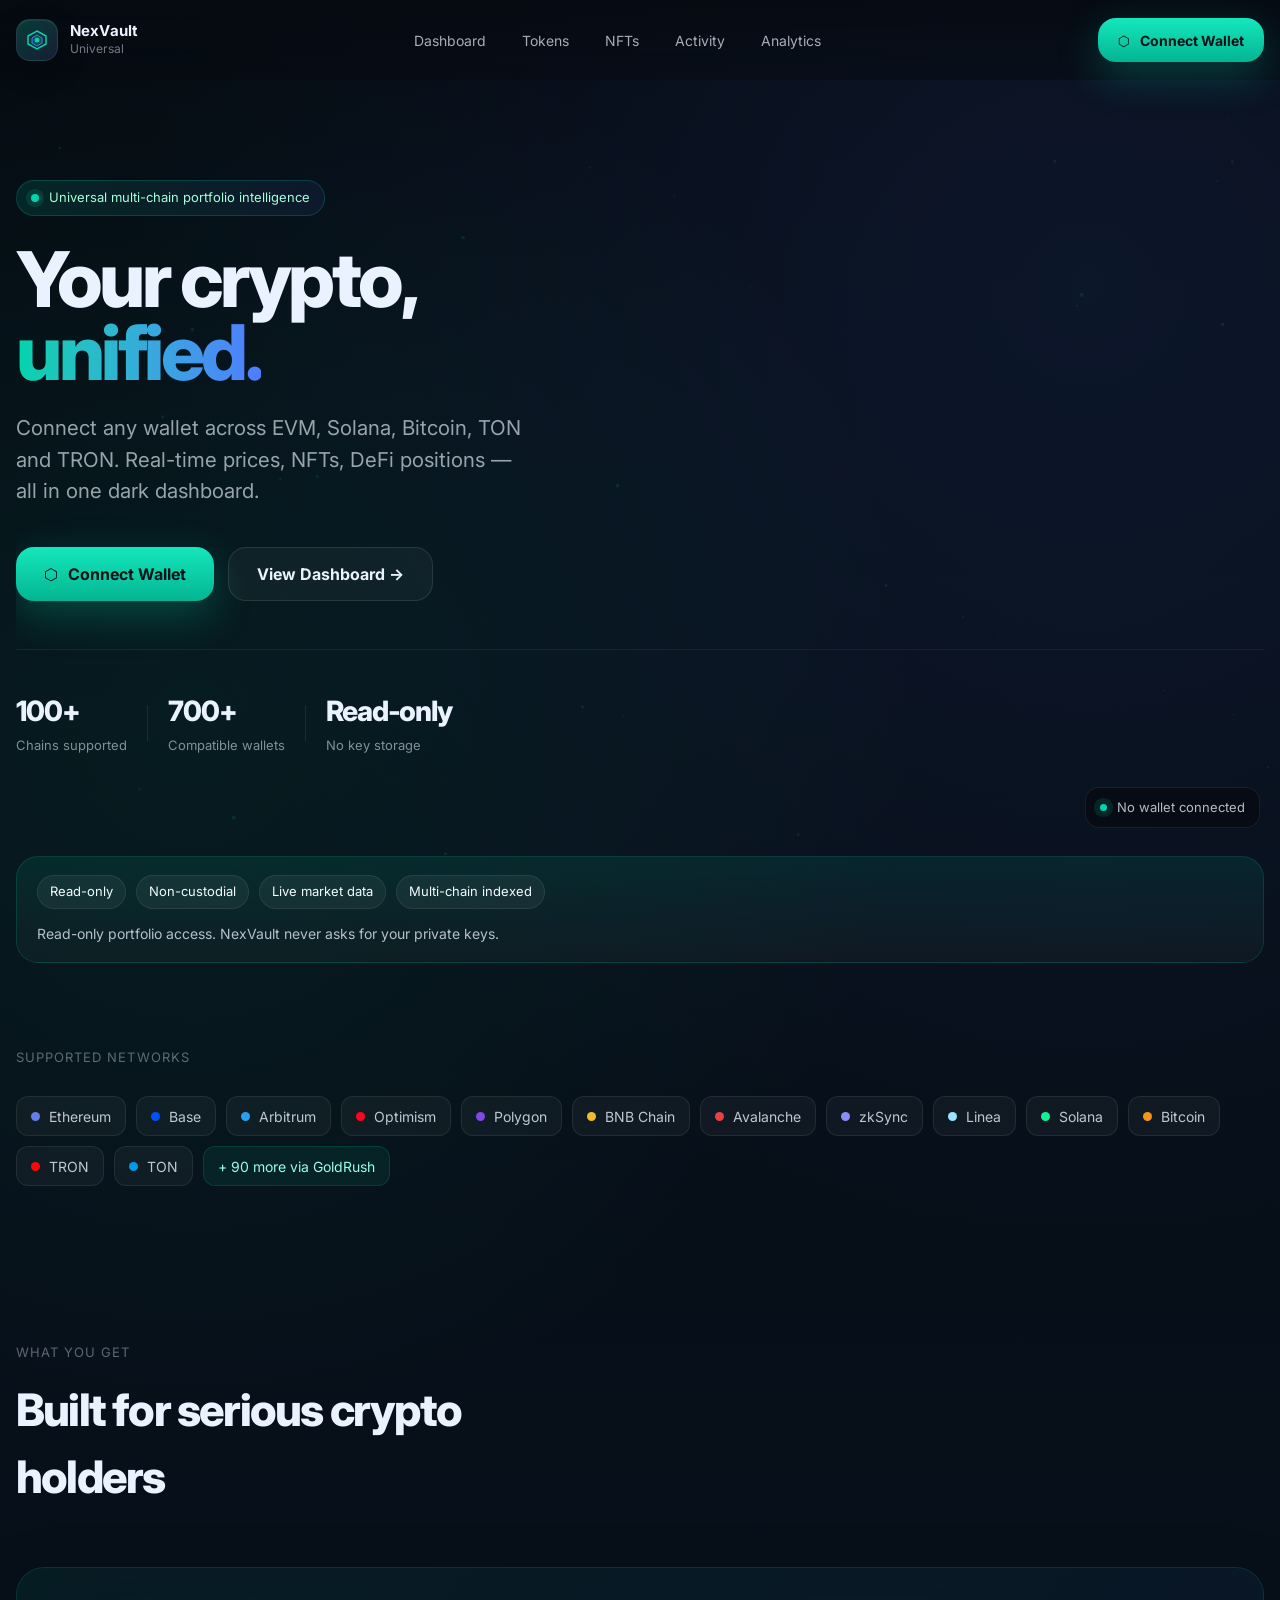
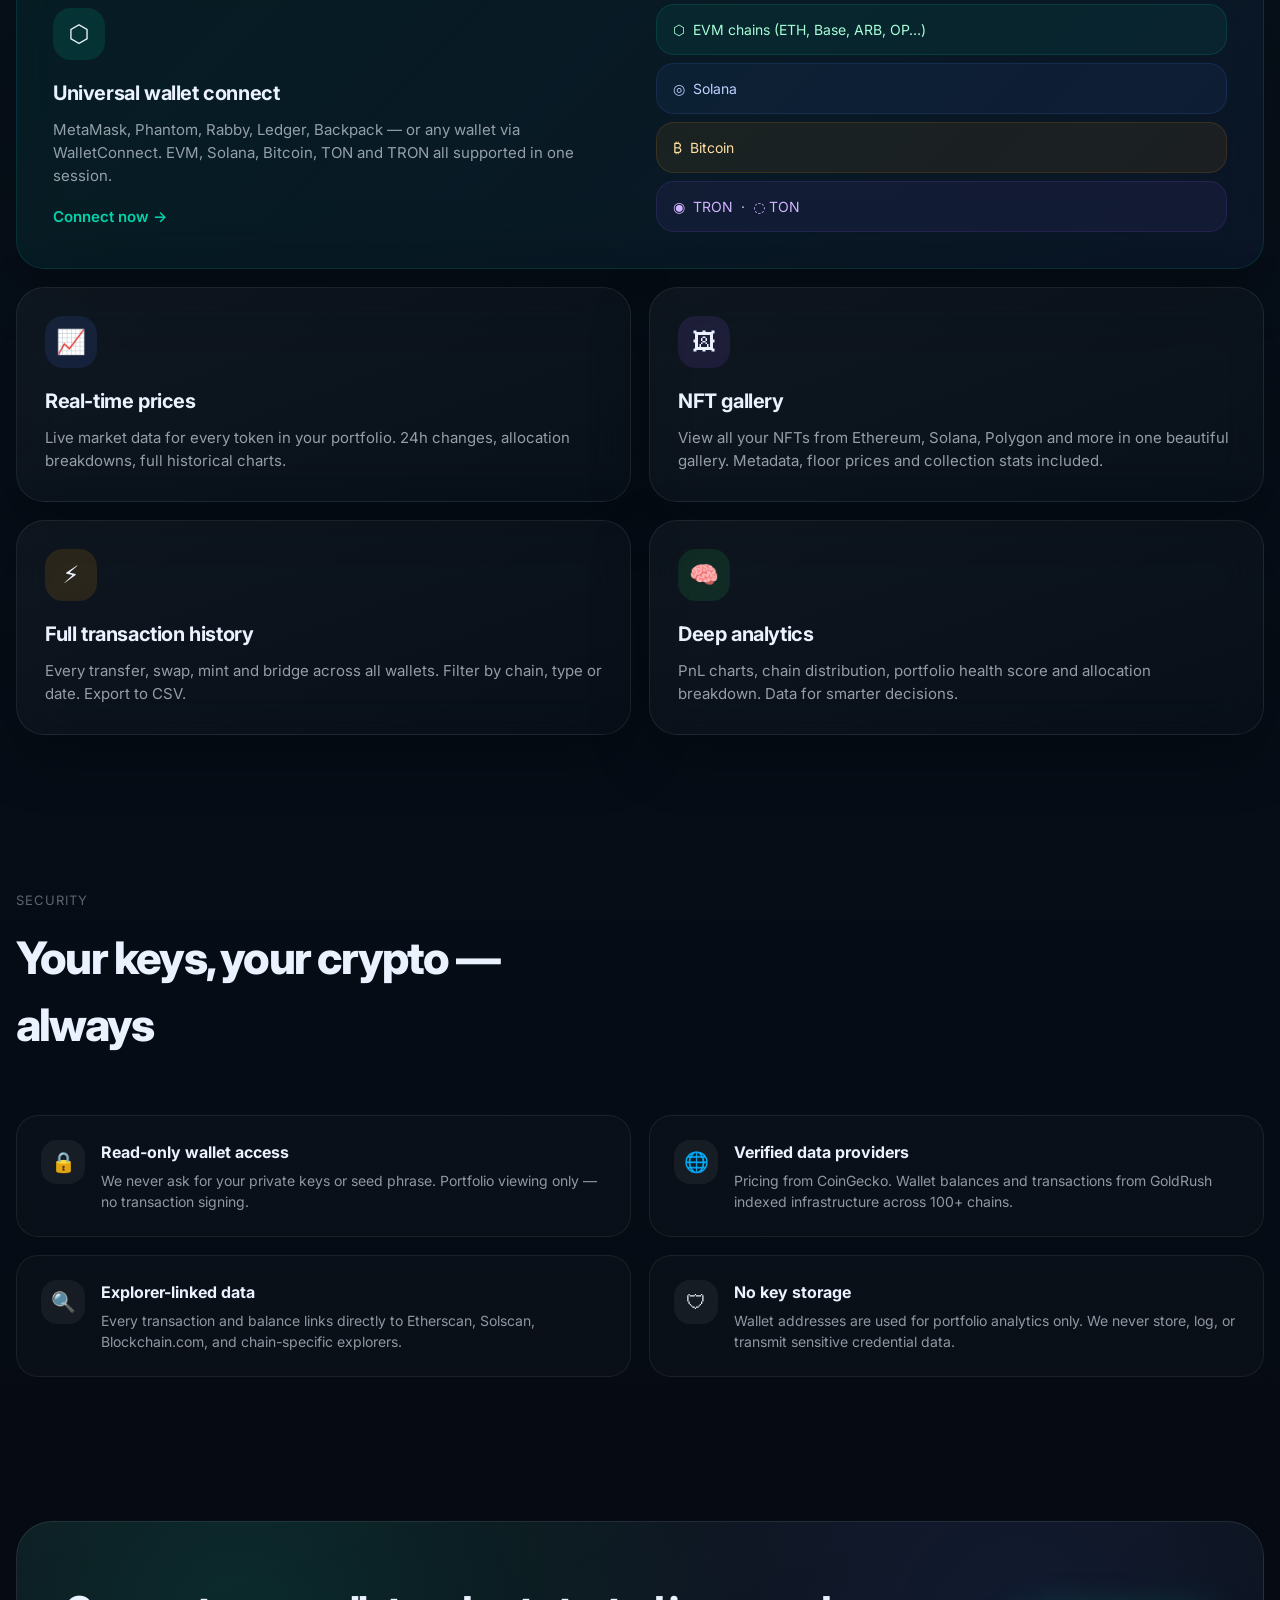
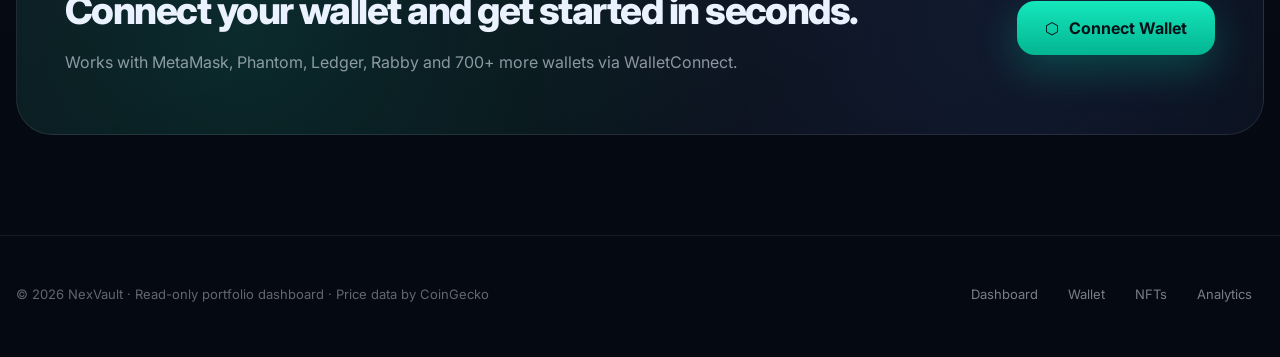
<file: index.html>
<!DOCTYPE html>
<html lang="en" data-theme="dark">
<head>
  <meta charset="UTF-8" />
  <meta name="viewport" content="width=device-width, initial-scale=1.0" />
  <title>NexVault — Universal Multi-Chain Crypto Dashboard</title>
  <meta name="description" content="NexVault unifies your crypto portfolio across 100+ blockchains. Real-time prices, NFTs, DeFi positions — all in one premium dark dashboard." />

  <!-- Fonts -->
  <link rel="preconnect" href="https://fonts.googleapis.com" />
  <link rel="preconnect" href="https://fonts.gstatic.com" crossorigin />
  <link href="https://fonts.googleapis.com/css2?family=Inter:wght@300..800&display=swap" rel="stylesheet" />

  <!-- Styles -->
  <link rel="stylesheet" href="assets/css/style.css" />
  <link rel="stylesheet" href="assets/css/animations.css" />

  <style>
    .landing-shell {
      width: min(calc(100% - 32px), 1320px);
      margin: 0 auto;
    }

    /* ── TOPBAR ── */
    .topbar-landing {
      position: sticky;
      top: 0;
      z-index: 30;
      width: 100%;
      display: flex;
      align-items: center;
      justify-content: space-between;
      gap: 16px;
      padding: 18px 0;
      backdrop-filter: blur(18px);
      background: linear-gradient(180deg, rgba(6, 11, 18, 0.92), rgba(6, 11, 18, 0.5));
    }

    .topbar-landing-inner {
      width: min(calc(100% - 32px), 1320px);
      margin: 0 auto;
      display: flex;
      align-items: center;
      justify-content: space-between;
      gap: 16px;
    }

    .nav-group {
      display: flex;
      align-items: center;
      gap: 8px;
    }

    .nav-link-landing {
      display: inline-flex;
      align-items: center;
      min-height: 40px;
      padding: 0 14px;
      border-radius: 14px;
      font-size: 14px;
      color: rgba(235, 242, 255, 0.7);
      transition: color 220ms ease, background 220ms ease;
    }

    .nav-link-landing:hover {
      color: #ebf2ff;
      background: rgba(255, 255, 255, 0.05);
    }

    /* ── HERO ── */
    .hero-section {
      padding: 100px 0 80px;
      position: relative;
      overflow: hidden;
    }

    .hero-eyebrow {
      display: inline-flex;
      align-items: center;
      gap: 10px;
      height: 36px;
      padding: 0 14px;
      border-radius: 999px;
      background: linear-gradient(90deg, rgba(0, 212, 170, 0.12), rgba(79, 124, 255, 0.08));
      border: 1px solid rgba(0, 212, 170, 0.2);
      font-size: 13px;
      color: #a7ffd7;
      margin-bottom: 28px;
    }

    .hero-eyebrow-dot {
      width: 8px;
      height: 8px;
      border-radius: 50%;
      background: #00d4aa;
      box-shadow: 0 0 0 5px rgba(0, 212, 170, 0.14);
    }

    .hero-title {
      margin: 0 0 22px;
      font-size: clamp(42px, 6vw, 86px);
      font-weight: 800;
      line-height: 0.95;
      letter-spacing: -0.045em;
      color: #ebf2ff;
      max-width: 700px;
    }

    .hero-accent {
      background: linear-gradient(90deg in oklab, #00d4aa, #4f7cff);
      -webkit-background-clip: text;
      background-clip: text;
      -webkit-text-fill-color: transparent;
    }

    .hero-sub {
      margin: 0 0 40px;
      font-size: clamp(17px, 1.6vw, 21px);
      color: rgba(235, 242, 255, 0.64);
      max-width: 520px;
      line-height: 1.55;
    }

    .hero-actions {
      display: flex;
      flex-wrap: wrap;
      align-items: center;
      gap: 14px;
    }

    .hero-cta {
      display: inline-flex;
      align-items: center;
      justify-content: center;
      gap: 10px;
      height: 54px;
      padding: 0 28px;
      border-radius: 18px;
      font-size: 16px;
      font-weight: 700;
      cursor: pointer;
      transition: transform 200ms ease, box-shadow 200ms ease;
    }

    .hero-cta:hover {
      transform: translateY(-2px);
    }

    .hero-cta-primary {
      background: linear-gradient(180deg, #15e7bc, #03b592);
      color: #031219;
      box-shadow: 0 14px 40px rgba(0, 212, 170, 0.26);
    }

    .hero-cta-secondary {
      background: rgba(255, 255, 255, 0.04);
      border: 1px solid rgba(255, 255, 255, 0.1);
      color: #ebf2ff;
      text-decoration: none;
    }

    .hero-proof {
      display: flex;
      align-items: center;
      flex-wrap: wrap;
      gap: 20px;
      margin-top: 48px;
      padding-top: 40px;
      border-top: 1px solid rgba(255, 255, 255, 0.06);
    }

    .hero-stat {
      display: grid;
      gap: 4px;
    }

    .hero-stat strong {
      font-size: 28px;
      font-weight: 800;
      letter-spacing: -0.04em;
      color: #ebf2ff;
    }

    .hero-stat small {
      font-size: 13px;
      color: rgba(235, 242, 255, 0.54);
    }

    .hero-stat-sep {
      width: 1px;
      height: 36px;
      background: rgba(255, 255, 255, 0.08);
    }

    /* ── CHAIN BADGES ── */
    .chains-bar {
      margin: 72px 0;
      display: grid;
      gap: 16px;
    }

    .chains-label {
      font-size: 13px;
      text-transform: uppercase;
      letter-spacing: 0.08em;
      color: rgba(235, 242, 255, 0.38);
    }

    .chains-scroll {
      display: flex;
      flex-wrap: wrap;
      gap: 10px;
    }

    .chain-badge {
      display: inline-flex;
      align-items: center;
      gap: 9px;
      height: 40px;
      padding: 0 14px;
      border-radius: 12px;
      background: rgba(255, 255, 255, 0.04);
      border: 1px solid rgba(255, 255, 255, 0.08);
      font-size: 14px;
      color: rgba(235, 242, 255, 0.8);
      transition: border-color 200ms ease, background 200ms ease;
    }

    .chain-badge:hover {
      border-color: rgba(255, 255, 255, 0.16);
      background: rgba(255, 255, 255, 0.07);
    }

    .chain-badge-dot {
      width: 9px;
      height: 9px;
      border-radius: 50%;
    }

    .chain-badge-more {
      background: rgba(0, 212, 170, 0.08);
      border-color: rgba(0, 212, 170, 0.16);
      color: #96ffe4;
    }

    /* ── FEATURES GRID ── */
    .features-section {
      padding: 72px 0;
    }

    .section-eyebrow {
      font-size: 13px;
      text-transform: uppercase;
      letter-spacing: 0.08em;
      color: rgba(235, 242, 255, 0.38);
      margin-bottom: 14px;
    }

    .section-heading {
      margin: 0 0 56px;
      font-size: clamp(28px, 3.5vw, 48px);
      font-weight: 800;
      letter-spacing: -0.04em;
      color: #ebf2ff;
      max-width: 540px;
    }

    .features-grid {
      display: grid;
      grid-template-columns: 1fr 1fr;
      gap: 18px;
    }

    .feature-card {
      padding: 28px;
      border-radius: 28px;
      background: linear-gradient(160deg, rgba(255,255,255,0.04), rgba(255,255,255,0.01));
      border: 1px solid rgba(255, 255, 255, 0.08);
      transition: transform 220ms ease, border-color 220ms ease;
    }

    .feature-card:hover {
      transform: translateY(-2px);
      border-color: rgba(255, 255, 255, 0.14);
    }

    .feature-card.featured {
      grid-column: span 2;
      display: grid;
      grid-template-columns: 1fr 1fr;
      gap: 32px;
      align-items: center;
      padding: 36px;
      background: linear-gradient(135deg, rgba(0, 212, 170, 0.07), rgba(79, 124, 255, 0.06));
      border-color: rgba(0, 212, 170, 0.14);
    }

    .feature-icon {
      display: inline-flex;
      align-items: center;
      justify-content: center;
      width: 52px;
      height: 52px;
      border-radius: 18px;
      font-size: 24px;
      margin-bottom: 18px;
    }

    .feature-title {
      margin: 0 0 10px;
      font-size: 20px;
      font-weight: 700;
      letter-spacing: -0.02em;
      color: #ebf2ff;
    }

    .feature-desc {
      margin: 0;
      font-size: 15px;
      color: rgba(235, 242, 255, 0.62);
      line-height: 1.55;
    }

    .feature-cta-link {
      display: inline-flex;
      align-items: center;
      gap: 8px;
      margin-top: 18px;
      font-size: 15px;
      font-weight: 600;
      color: #00d4aa;
    }

    /* ── TRUST SECTION ── */
    .trust-section {
      padding: 72px 0;
    }

    .trust-grid {
      display: grid;
      grid-template-columns: 1fr 1fr;
      gap: 18px;
      margin-top: 40px;
    }

    .trust-item {
      display: flex;
      align-items: flex-start;
      gap: 16px;
      padding: 24px;
      border-radius: 22px;
      background: rgba(255, 255, 255, 0.02);
      border: 1px solid rgba(255, 255, 255, 0.07);
    }

    .trust-icon {
      flex-shrink: 0;
      width: 44px;
      height: 44px;
      border-radius: 16px;
      display: inline-flex;
      align-items: center;
      justify-content: center;
      font-size: 20px;
      background: rgba(255, 255, 255, 0.05);
    }

    .trust-copy h3 {
      margin: 0 0 6px;
      font-size: 16px;
      font-weight: 700;
      color: #ebf2ff;
    }

    .trust-copy p {
      margin: 0;
      font-size: 14px;
      color: rgba(235, 242, 255, 0.6);
      line-height: 1.5;
    }

    /* ── CTA BANNER ── */
    .cta-banner {
      margin: 72px 0 100px;
      padding: 60px 48px;
      border-radius: 36px;
      background:
        radial-gradient(circle at 18% 50%, rgba(0, 212, 170, 0.13), transparent 50%),
        radial-gradient(circle at 80% 50%, rgba(79, 124, 255, 0.11), transparent 50%),
        linear-gradient(160deg, rgba(255,255,255,0.04), rgba(255,255,255,0.01));
      border: 1px solid rgba(255, 255, 255, 0.09);
      display: flex;
      align-items: center;
      justify-content: space-between;
      gap: 40px;
      flex-wrap: wrap;
    }

    .cta-banner-text h2 {
      margin: 0 0 10px;
      font-size: clamp(26px, 3vw, 42px);
      font-weight: 800;
      letter-spacing: -0.04em;
      color: #ebf2ff;
    }

    .cta-banner-text p {
      margin: 0;
      font-size: 16px;
      color: rgba(235, 242, 255, 0.58);
    }

    /* ── FOOTER ── */
    .footer {
      padding: 36px 0 40px;
      border-top: 1px solid rgba(255, 255, 255, 0.07);
    }

    .footer-inner {
      display: flex;
      align-items: center;
      justify-content: space-between;
      gap: 20px;
      flex-wrap: wrap;
    }

    .footer-copy {
      font-size: 13px;
      color: rgba(235, 242, 255, 0.4);
    }

    .footer-links {
      display: flex;
      gap: 6px;
    }

    .footer-link {
      display: inline-flex;
      align-items: center;
      min-height: 36px;
      padding: 0 12px;
      border-radius: 10px;
      font-size: 13px;
      color: rgba(235, 242, 255, 0.5);
      transition: color 200ms ease;
    }

    .footer-link:hover {
      color: rgba(235, 242, 255, 0.88);
    }

    @media (max-width: 860px) {
      .hero-title {
        font-size: clamp(36px, 11vw, 64px);
      }
      .features-grid,
      .trust-grid {
        grid-template-columns: 1fr;
      }
      .feature-card.featured {
        grid-column: auto;
        grid-template-columns: 1fr;
      }
      .cta-banner {
        padding: 36px 28px;
        flex-direction: column;
        align-items: flex-start;
      }
      .nav-group {
        display: none;
      }
    }
  </style>
</head>

<body>
  <canvas id="particleCanvas" class="particle-canvas" aria-hidden="true"></canvas>

  <!-- TOPBAR -->
  <header>
    <nav class="topbar-landing" role="navigation" aria-label="Main navigation">
      <div class="topbar-landing-inner">
        <a href="index.html" class="topbar-left" style="display:flex;align-items:center;gap:12px;text-decoration:none;">
          <div class="brand-mark" aria-hidden="true">
            <svg width="22" height="22" viewBox="0 0 22 22" fill="none" aria-hidden="true">
              <polygon points="11,2 20,7 20,15 11,20 2,15 2,7" stroke="#00d4aa" stroke-width="1.5" fill="none" />
              <polygon points="11,6 16,9 16,14 11,17 6,14 6,9" fill="rgba(0,212,170,0.18)" stroke="#4f7cff" stroke-width="1" />
              <circle cx="11" cy="11" r="2.5" fill="#00d4aa" />
            </svg>
          </div>
          <div class="brand-copy">
            <strong>NexVault</strong>
            <span>Universal</span>
          </div>
        </a>

        <div class="nav-group" role="menubar">
          <a href="dashboard.html" class="nav-link-landing" role="menuitem">Dashboard</a>
          <a href="tokens.html" class="nav-link-landing" role="menuitem">Tokens</a>
          <a href="nft.html" class="nav-link-landing" role="menuitem">NFTs</a>
          <a href="transactions.html" class="nav-link-landing" role="menuitem">Activity</a>
          <a href="analytics.html" class="nav-link-landing" role="menuitem">Analytics</a>
        </div>

        <div style="display:flex;align-items:center;gap:10px;">
          <button
            type="button"
            class="hero-cta hero-cta-primary"
            style="height:44px;padding:0 20px;font-size:14px;"
            data-wallet-trigger
            aria-label="Connect your crypto wallet"
          >
            Connect Wallet
          </button>
        </div>
      </div>
    </nav>
  </header>

  <main id="main-content">
    <div class="landing-shell">

      <!-- ── HERO ── -->
      <section class="hero-section" aria-labelledby="heroHeading">
        <div class="hero-eyebrow reveal">
          <span class="hero-eyebrow-dot" aria-hidden="true"></span>
          Universal multi-chain portfolio intelligence
        </div>

        <h1 class="hero-title reveal" id="heroHeading">
          Your crypto,<br />
          <span class="hero-accent">unified.</span>
        </h1>

        <p class="hero-sub reveal">
          Connect any wallet across EVM, Solana, Bitcoin, TON and TRON.
          Real-time prices, NFTs, DeFi positions — all in one dark dashboard.
        </p>

        <div class="hero-actions reveal">
          <button
            type="button"
            class="hero-cta hero-cta-primary"
            data-wallet-trigger
            aria-label="Connect your crypto wallet to get started"
          >
            <span aria-hidden="true">⬡</span>
            Connect Wallet
          </button>
          <a href="dashboard.html" class="hero-cta hero-cta-secondary" aria-label="View the demo dashboard">
            View Dashboard →
          </a>
        </div>

        <div class="hero-proof reveal" aria-label="Platform statistics">
          <div class="hero-stat">
            <strong>100+</strong>
            <small>Chains supported</small>
          </div>
          <div class="hero-stat-sep" aria-hidden="true"></div>
          <div class="hero-stat">
            <strong>700+</strong>
            <small>Compatible wallets</small>
          </div>
          <div class="hero-stat-sep" aria-hidden="true"></div>
          <div class="hero-stat">
            <strong>Read-only</strong>
            <small>No key storage</small>
          </div>
        </div>
      </section>

      <!-- ── TRUST BAR ── -->
      <div id="trustBar" role="complementary" aria-label="Trust and security indicators"></div>

      <!-- ── CHAINS ── -->
      <section class="chains-bar reveal" aria-label="Supported blockchain networks">
        <p class="chains-label">Supported networks</p>
        <div class="chains-scroll" id="chainBadgeList" role="list"></div>
      </section>

      <!-- ── FEATURES ── -->
      <section class="features-section" aria-labelledby="featuresHeading">
        <p class="section-eyebrow reveal">What you get</p>
        <h2 class="section-heading reveal" id="featuresHeading">
          Built for serious crypto holders
        </h2>

        <div class="features-grid">
          <article class="feature-card featured reveal tilt-card" aria-label="Universal wallet feature">
            <div>
              <div class="feature-icon" aria-hidden="true" style="background:rgba(0,212,170,0.12);">⬡</div>
              <h3 class="feature-title">Universal wallet connect</h3>
              <p class="feature-desc">
                MetaMask, Phantom, Rabby, Ledger, Backpack — or any wallet via WalletConnect.
                EVM, Solana, Bitcoin, TON and TRON all supported in one session.
              </p>
              <a href="wallet.html" class="feature-cta-link" aria-label="Go to wallet page">
                Connect now →
              </a>
            </div>
            <div class="feature-visual" aria-hidden="true" style="display:grid;gap:8px;">
              <div style="padding:14px 16px;border-radius:18px;background:rgba(0,212,170,0.07);border:1px solid rgba(0,212,170,0.14);font-size:14px;color:#a7ffd7;">
                ⬡ &nbsp;EVM chains (ETH, Base, ARB, OP…)
              </div>
              <div style="padding:14px 16px;border-radius:18px;background:rgba(79,124,255,0.07);border:1px solid rgba(79,124,255,0.14);font-size:14px;color:#bfd0ff;">
                ◎ &nbsp;Solana
              </div>
              <div style="padding:14px 16px;border-radius:18px;background:rgba(245,158,11,0.07);border:1px solid rgba(245,158,11,0.14);font-size:14px;color:#ffe0a1;">
                ₿ &nbsp;Bitcoin
              </div>
              <div style="padding:14px 16px;border-radius:18px;background:rgba(139,92,246,0.07);border:1px solid rgba(139,92,246,0.14);font-size:14px;color:#d0b4ff;">
                ◉ &nbsp;TRON &nbsp;·&nbsp; ◌ TON
              </div>
            </div>
          </article>

          <article class="feature-card reveal tilt-card" aria-label="Real-time prices feature">
            <div class="feature-icon" aria-hidden="true" style="background:rgba(79,124,255,0.12);">📈</div>
            <h3 class="feature-title">Real-time prices</h3>
            <p class="feature-desc">
              Live market data for every token in your portfolio.
              24h changes, allocation breakdowns, full historical charts.
            </p>
          </article>

          <article class="feature-card reveal tilt-card" aria-label="NFT gallery feature">
            <div class="feature-icon" aria-hidden="true" style="background:rgba(139,92,246,0.12);">🖼</div>
            <h3 class="feature-title">NFT gallery</h3>
            <p class="feature-desc">
              View all your NFTs from Ethereum, Solana, Polygon and more in one beautiful gallery.
              Metadata, floor prices and collection stats included.
            </p>
          </article>

          <article class="feature-card reveal tilt-card" aria-label="Full transaction history feature">
            <div class="feature-icon" aria-hidden="true" style="background:rgba(245,158,11,0.12);">⚡</div>
            <h3 class="feature-title">Full transaction history</h3>
            <p class="feature-desc">
              Every transfer, swap, mint and bridge across all wallets.
              Filter by chain, type or date. Export to CSV.
            </p>
          </article>

          <article class="feature-card reveal tilt-card" aria-label="Deep analytics feature">
            <div class="feature-icon" aria-hidden="true" style="background:rgba(34,197,94,0.12);">🧠</div>
            <h3 class="feature-title">Deep analytics</h3>
            <p class="feature-desc">
              PnL charts, chain distribution, portfolio health score
              and allocation breakdown. Data for smarter decisions.
            </p>
          </article>
        </div>
      </section>

      <!-- ── TRUST SECTION ── -->
      <section class="trust-section" aria-labelledby="trustHeading">
        <p class="section-eyebrow reveal">Security</p>
        <h2 class="section-heading reveal" id="trustHeading">
          Your keys, your crypto — always
        </h2>

        <div class="trust-grid">
          <div class="trust-item reveal">
            <div class="trust-icon" aria-hidden="true">🔒</div>
            <div class="trust-copy">
              <h3>Read-only wallet access</h3>
              <p>We never ask for your private keys or seed phrase. Portfolio viewing only — no transaction signing.</p>
            </div>
          </div>
          <div class="trust-item reveal">
            <div class="trust-icon" aria-hidden="true">🌐</div>
            <div class="trust-copy">
              <h3>Verified data providers</h3>
              <p>Pricing from CoinGecko. Wallet balances and transactions from GoldRush indexed infrastructure across 100+ chains.</p>
            </div>
          </div>
          <div class="trust-item reveal">
            <div class="trust-icon" aria-hidden="true">🔍</div>
            <div class="trust-copy">
              <h3>Explorer-linked data</h3>
              <p>Every transaction and balance links directly to Etherscan, Solscan, Blockchain.com, and chain-specific explorers.</p>
            </div>
          </div>
          <div class="trust-item reveal">
            <div class="trust-icon" aria-hidden="true">🛡</div>
            <div class="trust-copy">
              <h3>No key storage</h3>
              <p>Wallet addresses are used for portfolio analytics only. We never store, log, or transmit sensitive credential data.</p>
            </div>
          </div>
        </div>
      </section>

      <!-- ── CTA BANNER ── -->
      <section class="cta-banner reveal" aria-labelledby="ctaHeading">
        <div class="cta-banner-text">
          <h2 id="ctaHeading">Connect your wallet and get started in seconds.</h2>
          <p>Works with MetaMask, Phantom, Ledger, Rabby and 700+ more wallets via WalletConnect.</p>
        </div>
        <button
          type="button"
          class="hero-cta hero-cta-primary"
          data-wallet-trigger
          aria-label="Connect your wallet now"
        >
          Connect Wallet
        </button>
      </section>
    </div>
  </main>

  <!-- FOOTER -->
  <footer class="footer" role="contentinfo">
    <div class="landing-shell">
      <div class="footer-inner">
        <p class="footer-copy" id="footerCopy">
          © 2026 NexVault · Read-only portfolio dashboard · Price data by CoinGecko
        </p>
        <nav class="footer-links" aria-label="Footer navigation">
          <a href="dashboard.html" class="footer-link">Dashboard</a>
          <a href="wallet.html" class="footer-link">Wallet</a>
          <a href="nft.html" class="footer-link">NFTs</a>
          <a href="analytics.html" class="footer-link">Analytics</a>
        </nav>
      </div>
    </div>
  </footer>

  <!-- SOURCE STATUS -->
  <div
    id="sourceStatus"
    class="status-row"
    style="position:fixed;bottom:72px;right:20px;z-index:50;padding:10px 14px;border-radius:14px;background:rgba(8,12,20,0.92);border:1px solid rgba(255,255,255,0.08);font-size:13px;backdrop-filter:blur(10px);"
    aria-live="polite"
    aria-label="Data source status"
  ></div>

  <!-- TOAST CONTAINER -->
  <div id="toastContainer" class="toast-container" role="status" aria-live="polite" aria-atomic="true"></div>

  <!-- WALLET MODAL -->
  <div id="walletModal" class="modal-overlay" role="dialog" aria-modal="true" aria-labelledby="walletModalTitle">
    <div class="modal-card">
      <div class="modal-head">
        <div>
          <h2 class="modal-title" id="walletModalTitle">Connect Wallet</h2>
          <p class="modal-subtitle">Select your chain family, then choose a wallet</p>
        </div>
        <button
          type="button"
          class="modal-close"
          onclick="closeModal('walletModal')"
          aria-label="Close wallet modal"
        >
          <svg width="18" height="18" viewBox="0 0 18 18" fill="none" aria-hidden="true">
            <path d="M2 2l14 14M16 2L2 16" stroke="currentColor" stroke-width="2" stroke-linecap="round" />
          </svg>
        </button>
      </div>

      <div class="wallet-family-tabs" id="walletFamilyTabs" role="tablist" aria-label="Blockchain family">
        <button type="button" class="wallet-family-tab active" data-wallet-family="evm" role="tab" aria-selected="true" aria-controls="walletGrid">EVM</button>
        <button type="button" class="wallet-family-tab" data-wallet-family="solana" role="tab" aria-selected="false" aria-controls="walletGrid">Solana</button>
        <button type="button" class="wallet-family-tab" data-wallet-family="bitcoin" role="tab" aria-selected="false" aria-controls="walletGrid">Bitcoin</button>
        <button type="button" class="wallet-family-tab" data-wallet-family="tron" role="tab" aria-selected="false" aria-controls="walletGrid">TRON</button>
        <button type="button" class="wallet-family-tab" data-wallet-family="ton" role="tab" aria-selected="false" aria-controls="walletGrid">TON</button>
      </div>

      <div id="walletGrid" class="wallet-grid" role="tabpanel" aria-label="Available wallets"></div>
      <div id="walletConnectStatus" class="wallet-connect-status" role="status" aria-live="polite">Choose a wallet to continue</div>
    </div>
  </div>

  <!-- SCRIPTS -->
  <script src="config.js"></script>
  <script src="assets/js/main.js"></script>
  <script src="assets/js/wallet.js"></script>
  <script>
    (function renderChainBadges() {
      const list = document.getElementById("chainBadgeList");
      const cfg = window.NEXVAULT_CONFIG;
      if (!list || !cfg?.chains) return;

      cfg.chains.filter((c) => c.enabled).forEach((chain) => {
        const el = document.createElement("div");
        el.className = "chain-badge";
        el.setAttribute("role", "listitem");
        el.innerHTML = `
          <span class="chain-badge-dot" style="background:${chain.color || "#888"}"></span>
          ${chain.name}
        `;
        list.appendChild(el);
      });

      const more = document.createElement("div");
      more.className = "chain-badge chain-badge-more";
      more.setAttribute("role", "listitem");
      more.textContent = "+ 90 more via GoldRush";
      list.appendChild(more);
    })();

    document.addEventListener("DOMContentLoaded", () => {
      const yr = document.getElementById("footerCopy");
      if (yr) yr.textContent = `© ${new Date().getFullYear()} NexVault · Read-only portfolio dashboard · Price data by CoinGecko`;
    });
  </script>
</body>
</html>
</file>
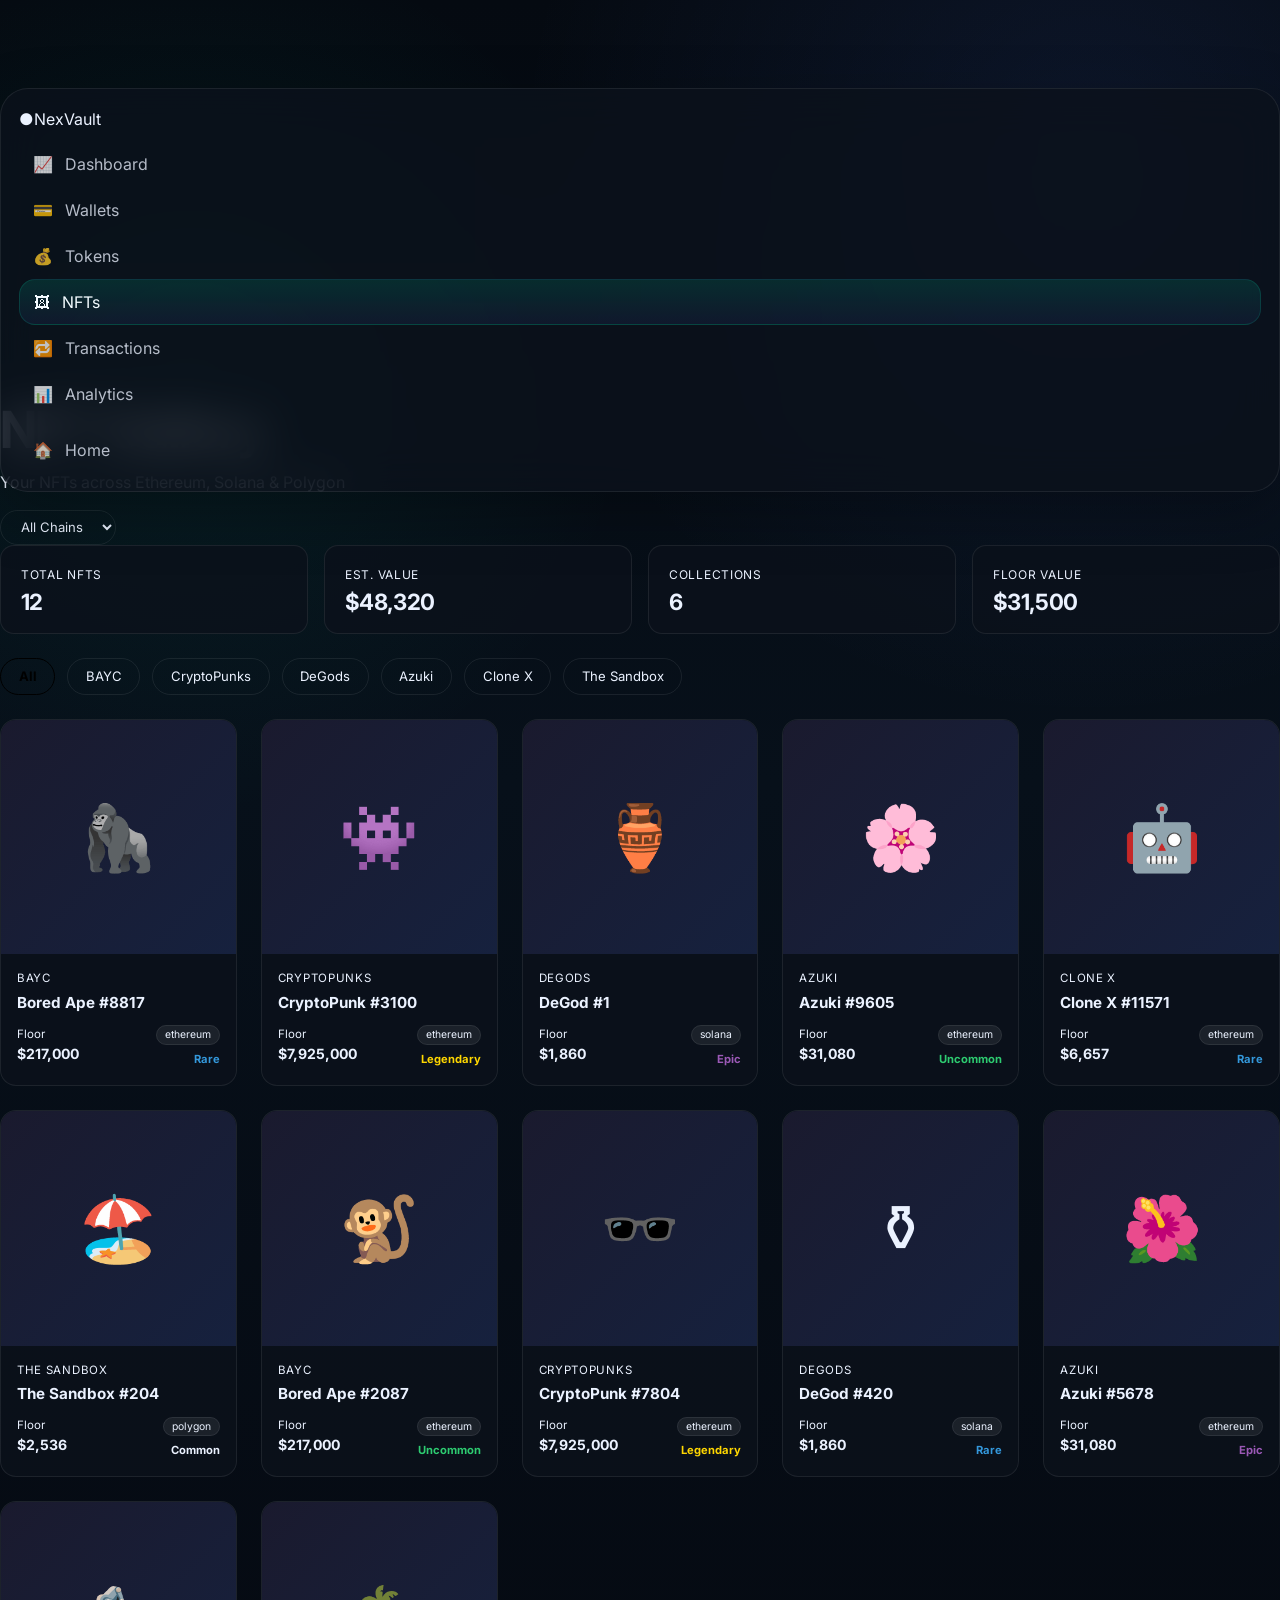
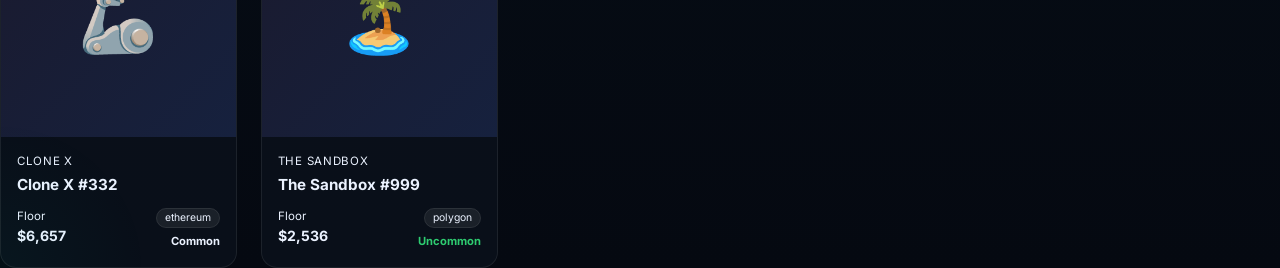
<file: nft.html>
<!DOCTYPE html>
<html lang="en" data-theme="dark">
<head>
  <meta charset="UTF-8" />
  <meta name="viewport" content="width=device-width, initial-scale=1.0" />
  <title>NFT Gallery — NexVault</title>
  <meta name="description" content="View all your NFTs from Ethereum, Solana, Polygon in one beautiful gallery." />
  <link rel="preconnect" href="https://fonts.googleapis.com" />
  <link rel="preconnect" href="https://fonts.gstatic.com" crossorigin />
  <link href="https://fonts.googleapis.com/css2?family=Inter:wght@300..800&display=swap" rel="stylesheet" />
  <link rel="stylesheet" href="assets/css/style.css" />
  <link rel="stylesheet" href="assets/css/animations.css" />
  <style>
    .nft-filters { display:flex; gap:.75rem; flex-wrap:wrap; margin-bottom:1.5rem; }
    .filter-btn { padding:.45rem 1.1rem; border-radius:20px; border:1px solid var(--border); background:transparent; color:var(--muted); font-size:.82rem; cursor:pointer; transition:.25s; }
    .filter-btn:hover,.filter-btn.active { background:var(--accent); color:#000; border-color:var(--accent); font-weight:700; }
    .nft-grid { display:grid; grid-template-columns:repeat(auto-fill,minmax(220px,1fr)); gap:1.5rem; }
    .nft-card { background:var(--surface); border:1px solid var(--border); border-radius:16px; overflow:hidden; transition:all .3s; cursor:pointer; }
    .nft-card:hover { transform:translateY(-6px); box-shadow:0 16px 48px rgba(0,255,163,.15); border-color:var(--accent); }
    .nft-img { width:100%; aspect-ratio:1; object-fit:cover; background:linear-gradient(135deg,#1a1a2e,#16213e); display:flex; align-items:center; justify-content:center; font-size:4rem; }
    .nft-img img { width:100%; height:100%; object-fit:cover; }
    .nft-info { padding:1rem; }
    .nft-collection { font-size:.72rem; color:var(--accent); text-transform:uppercase; letter-spacing:.06em; margin-bottom:.25rem; }
    .nft-name { font-size:.95rem; font-weight:700; color:var(--text); margin-bottom:.4rem; white-space:nowrap; overflow:hidden; text-overflow:ellipsis; }
    .nft-floor { display:flex; justify-content:space-between; align-items:center; }
    .nft-floor-label { font-size:.72rem; color:var(--muted); }
    .nft-floor-value { font-size:.88rem; font-weight:700; color:var(--text); }
    .nft-chain-badge { font-size:.65rem; padding:.15rem .5rem; border-radius:10px; background:rgba(255,255,255,.07); color:var(--muted); border:1px solid var(--border); }
    .nft-modal-overlay { position:fixed; inset:0; background:rgba(0,0,0,.8); backdrop-filter:blur(10px); z-index:1000; display:flex; align-items:center; justify-content:center; opacity:0; pointer-events:none; transition:.3s; }
    .nft-modal-overlay.open { opacity:1; pointer-events:all; }
    .nft-modal { background:var(--surface); border:1px solid var(--border); border-radius:20px; padding:0; width:100%; max-width:540px; overflow:hidden; }
    .nft-modal-img { width:100%; aspect-ratio:1; display:flex; align-items:center; justify-content:center; font-size:7rem; background:linear-gradient(135deg,#1a1a2e,#16213e); }
    .nft-modal-body { padding:1.5rem; }
    .nft-modal-body h3 { font-size:1.3rem; font-weight:800; margin-bottom:.25rem; }
    .nft-trait-grid { display:grid; grid-template-columns:repeat(3,1fr); gap:.5rem; margin-top:1rem; }
    .nft-trait { background:rgba(0,255,163,.06); border:1px solid rgba(0,255,163,.15); border-radius:10px; padding:.5rem; text-align:center; }
    .nft-trait-type { font-size:.65rem; color:var(--accent); text-transform:uppercase; letter-spacing:.05em; }
    .nft-trait-val { font-size:.82rem; font-weight:700; color:var(--text); margin-top:.15rem; }
    .stats-row { display:grid; grid-template-columns:repeat(auto-fit,minmax(150px,1fr)); gap:1rem; margin-bottom:1.5rem; }
    .stat-card { background:var(--surface); border:1px solid var(--border); border-radius:14px; padding:1.25rem; }
    .stat-label { font-size:.75rem; color:var(--muted); text-transform:uppercase; letter-spacing:.06em; margin-bottom:.4rem; }
    .stat-value { font-size:1.4rem; font-weight:700; color:var(--text); }
    .stat-value.green { color:var(--accent); }
  </style>
</head>
<body class="app-body">
  <div class="aurora"></div>
  <canvas id="particleCanvas"></canvas>

  <aside class="sidebar" id="sidebar">
    <div class="sidebar-logo"><span class="logo-icon">&#9679;</span><span class="logo-text">NexVault</span></div>
    <nav class="sidebar-nav">
      <a href="dashboard.html" class="nav-item"><span>&#128200;</span> Dashboard</a>
      <a href="wallet.html" class="nav-item"><span>&#128179;</span> Wallets</a>
      <a href="tokens.html" class="nav-item"><span>&#128176;</span> Tokens</a>
      <a href="nft.html" class="nav-item active"><span>&#128444;</span> NFTs</a>
      <a href="transactions.html" class="nav-item"><span>&#128257;</span> Transactions</a>
      <a href="analytics.html" class="nav-item"><span>&#128202;</span> Analytics</a>
    </nav>
    <div class="sidebar-footer"><a href="index.html" class="nav-item"><span>&#127968;</span> Home</a></div>
  </aside>

  <main class="main-content">
    <header class="page-header">
      <div>
        <h1 class="page-title">NFT Gallery</h1>
        <p class="page-subtitle">Your NFTs across Ethereum, Solana & Polygon</p>
      </div>
      <div style="display:flex;gap:.75rem;">
        <select id="chainFilter" class="filter-btn" style="padding:.45rem 1rem;" onchange="filterNFTs()">
          <option value="all">All Chains</option>
          <option value="ethereum">Ethereum</option>
          <option value="solana">Solana</option>
          <option value="polygon">Polygon</option>
        </select>
      </div>
    </header>

    <div class="stats-row">
      <div class="stat-card"><div class="stat-label">Total NFTs</div><div class="stat-value" id="totalNFTs">12</div></div>
      <div class="stat-card"><div class="stat-label">Est. Value</div><div class="stat-value green">$48,320</div></div>
      <div class="stat-card"><div class="stat-label">Collections</div><div class="stat-value">6</div></div>
      <div class="stat-card"><div class="stat-label">Floor Value</div><div class="stat-value">$31,500</div></div>
    </div>

    <div class="nft-filters" id="collectionFilters">
      <button class="filter-btn active" onclick="filterCollection('all',this)">All</button>
      <button class="filter-btn" onclick="filterCollection('bayc',this)">BAYC</button>
      <button class="filter-btn" onclick="filterCollection('cryptopunks',this)">CryptoPunks</button>
      <button class="filter-btn" onclick="filterCollection('degods',this)">DeGods</button>
      <button class="filter-btn" onclick="filterCollection('azuki',this)">Azuki</button>
      <button class="filter-btn" onclick="filterCollection('clonex',this)">Clone X</button>
      <button class="filter-btn" onclick="filterCollection('sandbox',this)">The Sandbox</button>
    </div>
    <div class="nft-grid" id="nftGrid"></div>
  </main>

  <div class="nft-modal-overlay" id="nftModal" onclick="closeNFTModal(event)">
    <div class="nft-modal" id="nftModalContent">
      <div class="nft-modal-img" id="modalImg"></div>
      <div class="nft-modal-body">
        <div style="display:flex;justify-content:space-between;align-items:flex-start;">
          <div><div class="nft-collection" id="modalCollection"></div><h3 id="modalName"></h3></div>
          <button onclick="closeNFTModal()" style="background:none;border:none;color:var(--muted);font-size:1.5rem;cursor:pointer;">&times;</button>
        </div>
        <div style="display:flex;gap:1rem;margin-top:.75rem;flex-wrap:wrap;">
          <div><span class="stat-label">Floor Price</span><div class="nft-floor-value" id="modalFloor"></div></div>
          <div><span class="stat-label">Chain</span><div class="nft-floor-value" id="modalChain"></div></div>
          <div><span class="stat-label">Token ID</span><div class="nft-floor-value" id="modalId"></div></div>
        </div>
        <div class="nft-trait-grid" id="modalTraits"></div>
        <div style="display:flex;gap:.75rem;margin-top:1.25rem;">
          <button class="btn btn-primary" style="flex:1;" id="modalOpenSeaBtn">View on OpenSea</button>
          <button class="btn btn-outline" onclick="closeNFTModal()">Close</button>
        </div>
      </div>
    </div>
  </div>

  <script src="config.js"></script>
  <script src="assets/js/animations.js"></script>
  <script>
const NFT_DATA=[{id:'#8817',name:'Bored Ape #8817',collection:'bayc',collectionName:'BAYC',chain:'ethereum',floor:'68.5 ETH',floorUsd:'$217,000',emoji:'\uD83E\uDD8D',rarity:'Rare',traits:[{t:'Background',v:'Army Green'},{t:'Eyes',v:'Bored'},{t:'Mouth',v:'Bored Unshaven'},{t:'Hat',v:'Sea Captain'},{t:'Fur',v:'Brown'},{t:'Clothes',v:'Tie Dye'}],opensea:'https://opensea.io/assets/ethereum/0xbc4ca0eda7647a8ab7c2061c2e118a18a936f13d/8817'},{id:'#3100',name:'CryptoPunk #3100',collection:'cryptopunks',collectionName:'CryptoPunks',chain:'ethereum',floor:'2500 ETH',floorUsd:'$7,925,000',emoji:'\uD83D\uDC7E',rarity:'Legendary',traits:[{t:'Type',v:'Alien'},{t:'Accessory',v:'Headband'},{t:'Rarity',v:'0.09%'},{t:'Count',v:'2'},{t:'Attr',v:'Alien'},{t:'Skin',v:'Alien'}],opensea:'https://opensea.io/assets/ethereum/0xb47e3cd837ddf8e4c57f05d70ab865de6e193bbb/3100'},{id:'#1',name:'DeGod #1',collection:'degods',collectionName:'DeGods',chain:'solana',floor:'12.4 SOL',floorUsd:'$1,860',emoji:'\uD83C\uDFFA',rarity:'Epic',traits:[{t:'Background',v:'Dust'},{t:'Body',v:'Gold'},{t:'Eyes',v:'Angry'},{t:'Mouth',v:'Smirk'},{t:'Hat',v:'Crown'},{t:'Rarity',v:'Top 1%'}],opensea:'https://magiceden.io/item-details/DeGods'},{id:'#9605',name:'Azuki #9605',collection:'azuki',collectionName:'Azuki',chain:'ethereum',floor:'9.8 ETH',floorUsd:'$31,080',emoji:'\uD83C\uDF38',rarity:'Uncommon',traits:[{t:'Type',v:'Human'},{t:'Hair',v:'Pink Hairband'},{t:'Clothing',v:'White Qipao'},{t:'Eyes',v:'Striking'},{t:'Mouth',v:'Lipstick'},{t:'Background',v:'Off White D'}],opensea:'https://opensea.io/assets/ethereum/0xed5af388653567af2f388e6224dc7c4b3241c544/9605'},{id:'#11571',name:'Clone X #11571',collection:'clonex',collectionName:'Clone X',chain:'ethereum',floor:'2.1 ETH',floorUsd:'$6,657',emoji:'\uD83E\uDD16',rarity:'Rare',traits:[{t:'DNA',v:'Human'},{t:'Eye Color',v:'Gold'},{t:'Face',v:'Level 4'},{t:'Mouth',v:'Lips'},{t:'Clothing',v:'Hoodie'},{t:'Background',v:'Beige'}],opensea:'https://opensea.io/assets/ethereum/0x49cf6f5d44e70224e2e23fdcdd2c053f30ada28b/11571'},{id:'#204',name:'The Sandbox #204',collection:'sandbox',collectionName:'The Sandbox',chain:'polygon',floor:'0.8 ETH',floorUsd:'$2,536',emoji:'\uD83C\uDFD6\uFE0F',rarity:'Common',traits:[{t:'Type',v:'Land'},{t:'Size',v:'1x1'},{t:'Zone',v:'Premium'},{t:'Neighbor',v:'Atari'},{t:'Rarity',v:'Common'},{t:'Region',v:'West'}],opensea:'https://opensea.io/assets/matic/0x50f5474724e0ee42d9a4e711ccfb275809fd6d4a/204'},{id:'#2087',name:'Bored Ape #2087',collection:'bayc',collectionName:'BAYC',chain:'ethereum',floor:'68.5 ETH',floorUsd:'$217,000',emoji:'\uD83D\uDC12',rarity:'Uncommon',traits:[{t:'Background',v:'New Punk Blue'},{t:'Eyes',v:'Wide Eyed'},{t:'Mouth',v:'Bored Cigarette'},{t:'Hat',v:'Stuntman Helmet'},{t:'Fur',v:'Gray'},{t:'Clothes',v:'Smoking Jacket'}],opensea:'https://opensea.io/assets/ethereum/0xbc4ca0eda7647a8ab7c2061c2e118a18a936f13d/2087'},{id:'#7804',name:'CryptoPunk #7804',collection:'cryptopunks',collectionName:'CryptoPunks',chain:'ethereum',floor:'2500 ETH',floorUsd:'$7,925,000',emoji:'\uD83D\uDD76\uFE0F',rarity:'Legendary',traits:[{t:'Type',v:'Alien'},{t:'Pipe',v:'Yes'},{t:'Small Shades',v:'Yes'},{t:'Cap Forward',v:'Yes'},{t:'Rarity',v:'0.09%'},{t:'Attr Count',v:'3'}],opensea:'https://opensea.io/assets/ethereum/0xb47e3cd837ddf8e4c57f05d70ab865de6e193bbb/7804'},{id:'#420',name:'DeGod #420',collection:'degods',collectionName:'DeGods',chain:'solana',floor:'12.4 SOL',floorUsd:'$1,860',emoji:'\u26B1\uFE0F',rarity:'Rare',traits:[{t:'Background',v:'Dust'},{t:'Body',v:'Silver'},{t:'Eyes',v:'Laser'},{t:'Mouth',v:'Gold Grill'},{t:'Hat',v:'None'},{t:'Rarity',v:'Top 5%'}],opensea:'https://magiceden.io'},{id:'#5678',name:'Azuki #5678',collection:'azuki',collectionName:'Azuki',chain:'ethereum',floor:'9.8 ETH',floorUsd:'$31,080',emoji:'\uD83C\uDF3A',rarity:'Epic',traits:[{t:'Type',v:'Spirit'},{t:'Hair',v:'Blue Bun'},{t:'Clothing',v:'Red Kimono'},{t:'Eyes',v:'Closed'},{t:'Mouth',v:'None'},{t:'Background',v:'Off White A'}],opensea:'https://opensea.io/assets/ethereum/0xed5af388653567af2f388e6224dc7c4b3241c544/5678'},{id:'#332',name:'Clone X #332',collection:'clonex',collectionName:'Clone X',chain:'ethereum',floor:'2.1 ETH',floorUsd:'$6,657',emoji:'\uD83E\uDDBE',rarity:'Common',traits:[{t:'DNA',v:'Robot'},{t:'Eye Color',v:'Red'},{t:'Face',v:'Level 2'},{t:'Mouth',v:'Metal'},{t:'Clothing',v:'Grey Tee'},{t:'Background',v:'Light Blue'}],opensea:'https://opensea.io'},{id:'#999',name:'The Sandbox #999',collection:'sandbox',collectionName:'The Sandbox',chain:'polygon',floor:'0.8 ETH',floorUsd:'$2,536',emoji:'\uD83C\uDFDD\uFE0F',rarity:'Uncommon',traits:[{t:'Type',v:'Land'},{t:'Size',v:'3x3'},{t:'Zone',v:'Standard'},{t:'Neighbor',v:'Snoop Dogg'},{t:'Rarity',v:'Uncommon'},{t:'Region',v:'Central'}],opensea:'https://opensea.io'}];
let activeCollection='all',activeChain='all';
function getRarityColor(r){return {Legendary:'#FFD700',Epic:'#9B59B6',Rare:'#3498DB',Uncommon:'#2ECC71',Common:'var(--muted)'}[r]||'var(--muted)';}
function renderNFTs(){let data=NFT_DATA;if(activeCollection!=='all')data=data.filter(n=>n.collection===activeCollection);if(activeChain!=='all')data=data.filter(n=>n.chain===activeChain);document.getElementById('totalNFTs').textContent=data.length;document.getElementById('nftGrid').innerHTML=data.length?data.map((n,i)=>`<div class="nft-card" onclick="openNFTModal(${NFT_DATA.indexOf(n)})" style="animation-delay:${i*0.05}s"><div class="nft-img">${n.emoji}</div><div class="nft-info"><div class="nft-collection">${n.collectionName}</div><div class="nft-name">${n.name}</div><div class="nft-floor"><div><div class="nft-floor-label">Floor</div><div class="nft-floor-value">${n.floorUsd}</div></div><div style="text-align:right;"><span class="nft-chain-badge">${n.chain}</span><br/><span style="font-size:.7rem;color:${getRarityColor(n.rarity)};font-weight:700;">${n.rarity}</span></div></div></div></div>`).join(''):'<div style="color:var(--muted);grid-column:1/-1;text-align:center;padding:3rem;">No NFTs found for this filter.</div>';}
function filterCollection(col,btn){activeCollection=col;document.querySelectorAll('.filter-btn').forEach(b=>b.classList.remove('active'));btn.classList.add('active');renderNFTs();}
function filterNFTs(){activeChain=document.getElementById('chainFilter').value;renderNFTs();}
function openNFTModal(idx){const n=NFT_DATA[idx];document.getElementById('modalImg').textContent=n.emoji;document.getElementById('modalCollection').textContent=n.collectionName;document.getElementById('modalName').textContent=n.name;document.getElementById('modalFloor').textContent=n.floorUsd;document.getElementById('modalChain').textContent=n.chain.charAt(0).toUpperCase()+n.chain.slice(1);document.getElementById('modalId').textContent=n.id;document.getElementById('modalTraits').innerHTML=n.traits.map(t=>`<div class="nft-trait"><div class="nft-trait-type">${t.t}</div><div class="nft-trait-val">${t.v}</div></div>`).join('');document.getElementById('modalOpenSeaBtn').onclick=()=>window.open(n.opensea,'_blank');document.getElementById('nftModal').classList.add('open');}
function closeNFTModal(e){if(!e||e.target===document.getElementById('nftModal')){document.getElementById('nftModal').classList.remove('open');}}
renderNFTs();
  </script>
</body>
</html>
</file>
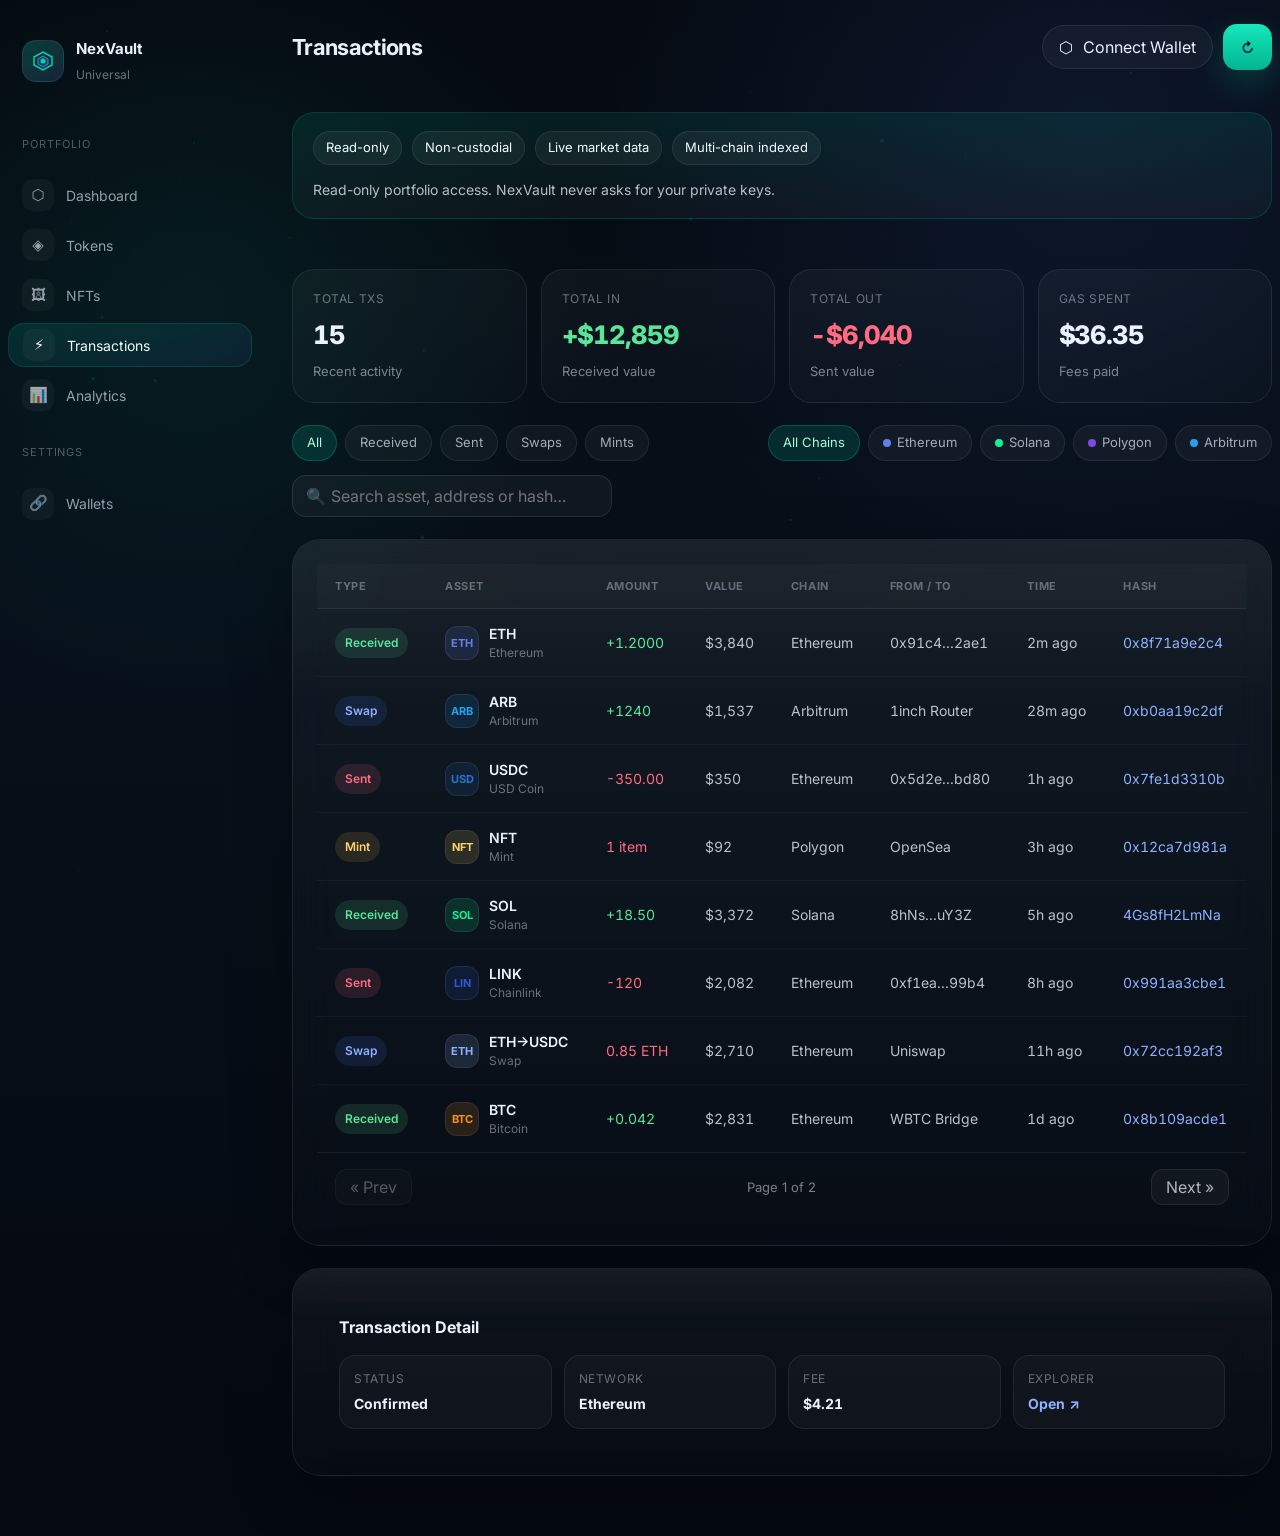
<file: transactions.html>
<!DOCTYPE html>
<html lang="en" data-theme="dark">
<head>
  <meta charset="UTF-8" />
  <meta name="viewport" content="width=device-width, initial-scale=1.0" />
  <title>Transactions — NexVault</title>
  <meta name="description" content="Track crypto transfers, swaps, mints and approvals across all your connected wallets." />

  <link rel="preconnect" href="https://fonts.googleapis.com" />
  <link rel="preconnect" href="https://fonts.gstatic.com" crossorigin />
  <link href="https://fonts.googleapis.com/css2?family=Inter:wght@300..800&display=swap" rel="stylesheet" />

  <link rel="stylesheet" href="assets/css/style.css" />
  <link rel="stylesheet" href="assets/css/animations.css" />

  <style>
    .dash-layout { display:grid; grid-template-columns:260px 1fr; min-height:100dvh; width:min(calc(100% - 16px),1420px); margin:0 auto; }
    .dash-sidebar { position:sticky; top:0; height:100dvh; padding:22px 16px 22px 0; display:flex; flex-direction:column; gap:6px; overflow-y:auto; }
    .sidebar-brand { display:flex; align-items:center; gap:12px; padding:16px 14px; margin-bottom:8px; text-decoration:none; }
    .sidebar-brand-icon { display:inline-flex; align-items:center; justify-content:center; width:42px; height:42px; border-radius:14px; background:linear-gradient(145deg,rgba(0,212,170,.22),rgba(79,124,255,.12)),rgba(255,255,255,.03); border:1px solid rgba(255,255,255,.08); }
    .sidebar-brand-text strong { display:block; font-size:15px; color:#ebf2ff; }
    .sidebar-brand-text span { font-size:12px; color:rgba(235,242,255,.44); }
    .sidebar-section-label { padding:10px 14px 4px; font-size:11px; text-transform:uppercase; letter-spacing:.08em; color:rgba(235,242,255,.32); }
    .sidebar-nav-item { display:flex; align-items:center; gap:12px; min-height:44px; padding:0 14px; border-radius:16px; font-size:14px; color:rgba(235,242,255,.62); text-decoration:none; transition:background .2s ease,color .2s ease; }
    .sidebar-nav-item:hover { background:rgba(255,255,255,.04); color:#ebf2ff; }
    .sidebar-nav-item.active { background:linear-gradient(160deg,rgba(0,212,170,.13),rgba(79,124,255,.08)); border:1px solid rgba(0,212,170,.15); color:#f3fbff; }
    .sidebar-nav-icon { display:inline-flex; align-items:center; justify-content:center; width:32px; height:32px; border-radius:10px; background:rgba(255,255,255,.04); font-size:15px; flex-shrink:0; }

    .dash-main { padding:24px 0 60px 24px; display:grid; gap:22px; align-content:start; }
    .page-topbar { display:flex; align-items:center; justify-content:space-between; gap:14px; }
    .page-heading { margin:0; font-size:22px; font-weight:700; letter-spacing:-.03em; color:#ebf2ff; }

    .kpi-row { display:grid; grid-template-columns:repeat(4,minmax(0,1fr)); gap:14px; }
    .kpi-tile { padding:20px; border-radius:22px; background:linear-gradient(160deg,rgba(255,255,255,.04),rgba(255,255,255,.01)); border:1px solid rgba(255,255,255,.08); display:grid; gap:8px; }
    .kpi-tile-label { font-size:12px; text-transform:uppercase; letter-spacing:.05em; color:rgba(235,242,255,.42); }
    .kpi-tile-value { font-size:clamp(22px,2vw,28px); font-weight:800; letter-spacing:-.04em; color:#ebf2ff; font-variant-numeric:tabular-nums; }
    .kpi-tile-sub { font-size:13px; color:rgba(235,242,255,.5); }
    .positive { color:#59e59a; }
    .negative { color:#ff6b81; }

    .toolbar { display:flex; align-items:center; justify-content:space-between; gap:14px; flex-wrap:wrap; }
    .filter-group { display:flex; flex-wrap:wrap; gap:8px; }
    .filter-pill { display:inline-flex; align-items:center; gap:6px; height:36px; padding:0 14px; border-radius:999px; font-size:13px; background:rgba(255,255,255,.04); border:1px solid rgba(255,255,255,.08); color:rgba(235,242,255,.68); cursor:pointer; transition:all .2s ease; }
    .filter-pill:hover { background:rgba(255,255,255,.07); color:#ebf2ff; }
    .filter-pill.active { background:rgba(0,212,170,.14); border-color:rgba(0,212,170,.24); color:#a7ffd7; }
    .filter-pill-dot { width:8px; height:8px; border-radius:50%; }

    .search-wrap { position:relative; width:min(320px,100%); }
    .search-wrap input { width:100%; height:42px; padding:0 14px 0 38px; border-radius:14px; background:rgba(255,255,255,.04); border:1px solid rgba(255,255,255,.1); color:#ebf2ff; outline:none; }
    .search-wrap span { position:absolute; left:14px; top:50%; transform:translateY(-50%); color:rgba(235,242,255,.38); }

    .panel { border-radius:28px; background:linear-gradient(180deg,rgba(255,255,255,.04),rgba(255,255,255,.01)); border:1px solid rgba(255,255,255,.08); overflow:hidden; }
    .table-wrap { overflow-x:auto; }
    .tx-table { width:100%; border-collapse:collapse; }
    .tx-table thead th { padding:14px 18px; text-align:left; font-size:11px; text-transform:uppercase; letter-spacing:.05em; color:rgba(235,242,255,.36); border-bottom:1px solid rgba(255,255,255,.07); background:rgba(255,255,255,.02); white-space:nowrap; }
    .tx-table tbody td { padding:14px 18px; font-size:14px; color:rgba(235,242,255,.78); border-bottom:1px solid rgba(255,255,255,.04); font-variant-numeric:tabular-nums; vertical-align:middle; white-space:nowrap; }
    .tx-table tbody tr:hover td { background:rgba(255,255,255,.02); }
    .tx-table tbody tr:last-child td { border-bottom:0; }

    .type-badge { display:inline-flex; align-items:center; gap:8px; height:30px; padding:0 10px; border-radius:999px; font-size:12px; font-weight:600; }
    .type-received { background:rgba(89,229,154,.12); color:#59e59a; }
    .type-sent { background:rgba(255,107,129,.12); color:#ff6b81; }
    .type-swap { background:rgba(79,124,255,.12); color:#8fb0ff; }
    .type-mint { background:rgba(255,191,71,.12); color:#ffd166; }

    .asset-pill { display:flex; align-items:center; gap:10px; }
    .asset-icon { width:34px; height:34px; border-radius:12px; display:inline-flex; align-items:center; justify-content:center; font-size:11px; font-weight:700; }
    .hash-btn { color:#8fb0ff; text-decoration:none; }
    .hash-btn:hover { color:#c7d8ff; }

    .pagination { display:flex; align-items:center; justify-content:space-between; gap:12px; padding:16px 18px; border-top:1px solid rgba(255,255,255,.06); }
    .pager-btn { height:36px; padding:0 14px; border-radius:12px; background:rgba(255,255,255,.04); border:1px solid rgba(255,255,255,.08); color:rgba(235,242,255,.72); cursor:pointer; }
    .pager-btn:disabled { opacity:.45; cursor:not-allowed; }
    .pager-label { font-size:13px; color:rgba(235,242,255,.5); }

    .detail-card { padding:22px; display:grid; gap:16px; }
    .detail-title { margin:0; font-size:16px; font-weight:700; color:#ebf2ff; }
    .detail-grid { display:grid; grid-template-columns:repeat(4,minmax(0,1fr)); gap:12px; }
    .detail-item { padding:14px; border-radius:16px; background:rgba(255,255,255,.03); border:1px solid rgba(255,255,255,.07); display:grid; gap:5px; }
    .detail-item span { font-size:12px; color:rgba(235,242,255,.4); text-transform:uppercase; letter-spacing:.05em; }
    .detail-item strong { font-size:14px; color:#ebf2ff; font-variant-numeric:tabular-nums; }

    @media (max-width:1100px) {
      .kpi-row, .detail-grid { grid-template-columns:repeat(2,minmax(0,1fr)); }
    }
    @media (max-width:860px) {
      .dash-layout { grid-template-columns:1fr; }
      .dash-sidebar { position:static; height:auto; flex-direction:row; flex-wrap:wrap; padding:14px 0; gap:4px; overflow-x:auto; }
      .sidebar-section-label, .sidebar-brand-text { display:none; }
      .sidebar-nav-item { flex-direction:column; gap:4px; height:52px; padding:0 12px; font-size:11px; min-height:auto; }
      .dash-main { padding:0 0 40px; }
      .kpi-row, .detail-grid { grid-template-columns:1fr; }
    }
  </style>
</head>
<body>
  <canvas id="particleCanvas" class="particle-canvas" aria-hidden="true"></canvas>

  <div class="dash-layout">
    <aside class="dash-sidebar" role="navigation" aria-label="App navigation">
      <a href="index.html" class="sidebar-brand" aria-label="NexVault home">
        <div class="sidebar-brand-icon" aria-hidden="true">
          <svg width="22" height="22" viewBox="0 0 22 22" fill="none">
            <polygon points="11,2 20,7 20,15 11,20 2,15 2,7" stroke="#00d4aa" stroke-width="1.5" fill="none"/>
            <polygon points="11,6 16,9 16,14 11,17 6,14 6,9" fill="rgba(0,212,170,0.18)" stroke="#4f7cff" stroke-width="1"/>
            <circle cx="11" cy="11" r="2.5" fill="#00d4aa"/>
          </svg>
        </div>
        <div class="sidebar-brand-text"><strong>NexVault</strong><span>Universal</span></div>
      </a>

      <p class="sidebar-section-label">Portfolio</p>
      <a href="dashboard.html" class="sidebar-nav-item"><span class="sidebar-nav-icon">⬡</span>Dashboard</a>
      <a href="tokens.html" class="sidebar-nav-item"><span class="sidebar-nav-icon">◈</span>Tokens</a>
      <a href="nft.html" class="sidebar-nav-item"><span class="sidebar-nav-icon">🖼</span>NFTs</a>
      <a href="transactions.html" class="sidebar-nav-item active" aria-current="page"><span class="sidebar-nav-icon">⚡</span>Transactions</a>
      <a href="analytics.html" class="sidebar-nav-item"><span class="sidebar-nav-icon">📊</span>Analytics</a>
      <p class="sidebar-section-label">Settings</p>
      <a href="wallet.html" class="sidebar-nav-item"><span class="sidebar-nav-icon">🔗</span>Wallets</a>
    </aside>

    <main class="dash-main" id="main-content">
      <div class="page-topbar">
        <h1 class="page-heading">Transactions</h1>
        <div style="display:flex;align-items:center;gap:10px;">
          <div class="topbar-wallet" data-wallet-trigger role="button" tabindex="0" aria-label="Wallet status" style="cursor:pointer;">
            <span>Connect Wallet</span>
          </div>
          <button class="btn btn-primary" style="height:40px;padding:0 18px;border-radius:14px;font-size:14px;" onclick="renderTransactions()">↻</button>
        </div>
      </div>

      <div id="trustBar" role="complementary" aria-label="Security indicators"></div>

      <section class="kpi-row" aria-label="Transaction KPIs">
        <div class="kpi-tile reveal">
          <div class="kpi-tile-label">Total TXs</div>
          <div class="kpi-tile-value" id="kpiTxCount">15</div>
          <div class="kpi-tile-sub">Recent activity</div>
        </div>
        <div class="kpi-tile reveal">
          <div class="kpi-tile-label">Total In</div>
          <div class="kpi-tile-value positive" id="kpiTxIn">+$9,698</div>
          <div class="kpi-tile-sub">Received value</div>
        </div>
        <div class="kpi-tile reveal">
          <div class="kpi-tile-label">Total Out</div>
          <div class="kpi-tile-value negative" id="kpiTxOut">-$7,190</div>
          <div class="kpi-tile-sub">Sent value</div>
        </div>
        <div class="kpi-tile reveal">
          <div class="kpi-tile-label">Gas Spent</div>
          <div class="kpi-tile-value" id="kpiGasSpent">$84.20</div>
          <div class="kpi-tile-sub">Fees paid</div>
        </div>
      </section>

      <div class="toolbar">
        <div class="filter-group" id="typeFilters" role="group" aria-label="Filter transaction type">
          <button class="filter-pill active" data-type="all">All</button>
          <button class="filter-pill" data-type="received">Received</button>
          <button class="filter-pill" data-type="sent">Sent</button>
          <button class="filter-pill" data-type="swap">Swaps</button>
          <button class="filter-pill" data-type="mint">Mints</button>
        </div>

        <div class="filter-group" id="chainFilters" role="group" aria-label="Filter chain">
          <button class="filter-pill active" data-chain="all">All Chains</button>
          <button class="filter-pill" data-chain="Ethereum"><span class="filter-pill-dot" style="background:#627EEA"></span>Ethereum</button>
          <button class="filter-pill" data-chain="Solana"><span class="filter-pill-dot" style="background:#14F195"></span>Solana</button>
          <button class="filter-pill" data-chain="Polygon"><span class="filter-pill-dot" style="background:#8247E5"></span>Polygon</button>
          <button class="filter-pill" data-chain="Arbitrum"><span class="filter-pill-dot" style="background:#28A0F0"></span>Arbitrum</button>
        </div>

        <div class="search-wrap">
          <span>🔍</span>
          <input id="txSearch" type="search" placeholder="Search asset, address or hash…" aria-label="Search transactions" />
        </div>
      </div>

      <section class="panel reveal" aria-label="Transaction history">
        <div class="table-wrap">
          <table class="tx-table">
            <thead>
              <tr>
                <th>Type</th>
                <th>Asset</th>
                <th>Amount</th>
                <th>Value</th>
                <th>Chain</th>
                <th>From / To</th>
                <th>Time</th>
                <th>Hash</th>
              </tr>
            </thead>
            <tbody id="txTableBody"></tbody>
          </table>
        </div>
        <div class="pagination">
          <button class="pager-btn" id="prevPage">« Prev</button>
          <span class="pager-label" id="pageLabel">Page 1 of 2</span>
          <button class="pager-btn" id="nextPage">Next »</button>
        </div>
      </section>

      <section class="panel reveal">
        <div class="detail-card">
          <h2 class="detail-title">Transaction Detail</h2>
          <div class="detail-grid" id="txDetailGrid">
            <div class="detail-item"><span>Status</span><strong>Waiting for selection</strong></div>
            <div class="detail-item"><span>Network</span><strong>—</strong></div>
            <div class="detail-item"><span>Fee</span><strong>—</strong></div>
            <div class="detail-item"><span>Explorer</span><strong>—</strong></div>
          </div>
        </div>
      </section>
    </main>
  </div>

  <div id="toastContainer" class="toast-container" role="status" aria-live="polite" aria-atomic="true"></div>

  <div id="walletModal" class="modal-overlay" role="dialog" aria-modal="true" aria-labelledby="walletModalTitle">
    <div class="modal-card">
      <div class="modal-head">
        <div>
          <h2 class="modal-title" id="walletModalTitle">Connect Wallet</h2>
          <p class="modal-subtitle">Select your chain family, then choose a wallet</p>
        </div>
        <button type="button" class="modal-close" onclick="closeModal('walletModal')" aria-label="Close">
          <svg width="18" height="18" viewBox="0 0 18 18" fill="none"><path d="M2 2l14 14M16 2L2 16" stroke="currentColor" stroke-width="2" stroke-linecap="round"/></svg>
        </button>
      </div>
      <div class="wallet-family-tabs" role="tablist" aria-label="Chain family">
        <button type="button" class="wallet-family-tab active" data-wallet-family="evm" role="tab" aria-selected="true">EVM</button>
        <button type="button" class="wallet-family-tab" data-wallet-family="solana" role="tab" aria-selected="false">Solana</button>
        <button type="button" class="wallet-family-tab" data-wallet-family="bitcoin" role="tab" aria-selected="false">Bitcoin</button>
        <button type="button" class="wallet-family-tab" data-wallet-family="tron" role="tab" aria-selected="false">TRON</button>
        <button type="button" class="wallet-family-tab" data-wallet-family="ton" role="tab" aria-selected="false">TON</button>
      </div>
      <div id="walletGrid" class="wallet-grid" role="tabpanel"></div>
      <div id="walletConnectStatus" class="wallet-connect-status" role="status" aria-live="polite">Choose a wallet to continue</div>
    </div>
  </div>

  <script src="config.js"></script>
  <script src="assets/js/main.js"></script>
  <script src="assets/js/wallet.js"></script>

  <script>
    const TX_DATA = [
      { type:"received", asset:"ETH", assetName:"Ethereum", color:"#627EEA", amount:"+1.2000", value:3840, chain:"Ethereum", party:"0x91c4...2ae1", time:"2m ago", hash:"0x8f71a9e2c4", fee:"$4.21", status:"Confirmed" },
      { type:"swap", asset:"ARB", assetName:"Arbitrum", color:"#28A0F0", amount:"+1240", value:1537, chain:"Arbitrum", party:"1inch Router", time:"28m ago", hash:"0xb0aa19c2df", fee:"$2.10", status:"Confirmed" },
      { type:"sent", asset:"USDC", assetName:"USD Coin", color:"#2775CA", amount:"-350.00", value:350, chain:"Ethereum", party:"0x5d2e...bd80", time:"1h ago", hash:"0x7fe1d3310b", fee:"$3.86", status:"Confirmed" },
      { type:"mint", asset:"NFT", assetName:"Mint", color:"#ffd166", amount:"1 item", value:92, chain:"Polygon", party:"OpenSea", time:"3h ago", hash:"0x12ca7d981a", fee:"$0.42", status:"Confirmed" },
      { type:"received", asset:"SOL", assetName:"Solana", color:"#14F195", amount:"+18.50", value:3372, chain:"Solana", party:"8hNs...uY3Z", time:"5h ago", hash:"4Gs8fH2LmNa", fee:"$0.01", status:"Finalized" },
      { type:"sent", asset:"LINK", assetName:"Chainlink", color:"#2A5ADA", amount:"-120", value:2082, chain:"Ethereum", party:"0xf1ea...99b4", time:"8h ago", hash:"0x991aa3cbe1", fee:"$5.91", status:"Confirmed" },
      { type:"swap", asset:"ETH→USDC", assetName:"Swap", color:"#8fb0ff", amount:"0.85 ETH", value:2710, chain:"Ethereum", party:"Uniswap", time:"11h ago", hash:"0x72cc192af3", fee:"$6.18", status:"Confirmed" },
      { type:"received", asset:"BTC", assetName:"Bitcoin", color:"#F7931A", amount:"+0.042", value:2831, chain:"Ethereum", party:"WBTC Bridge", time:"1d ago", hash:"0x8b109acde1", fee:"$7.45", status:"Confirmed" },
      { type:"mint", asset:"NFT", assetName:"Mint", color:"#ffd166", amount:"2 items", value:140, chain:"Polygon", party:"Zora", time:"1d ago", hash:"0x8af9810cb2", fee:"$0.19", status:"Confirmed" },
      { type:"sent", asset:"SOL", assetName:"Solana", color:"#14F195", amount:"-12.4", value:2260, chain:"Solana", party:"7xKp...L2m", time:"2d ago", hash:"3Jq81LmPz2X", fee:"$0.01", status:"Finalized" },
      { type:"received", asset:"USDC", assetName:"USD Coin", color:"#2775CA", amount:"+1800", value:1800, chain:"Arbitrum", party:"0xa2c7...4e77", time:"2d ago", hash:"0x24dd31a8cd", fee:"$0.64", status:"Confirmed" },
      { type:"swap", asset:"SOL→JTO", assetName:"Swap", color:"#56BF99", amount:"32 SOL", value:5820, chain:"Solana", party:"Jupiter", time:"3d ago", hash:"8Kx2QpLm9Vn", fee:"$0.02", status:"Finalized" },
      { type:"sent", asset:"ETH", assetName:"Ethereum", color:"#627EEA", amount:"-0.4200", value:1348, chain:"Ethereum", party:"Ledger Vault", time:"4d ago", hash:"0x78c21be0f4", fee:"$4.72", status:"Confirmed" },
      { type:"received", asset:"ARB", assetName:"Arbitrum", color:"#28A0F0", amount:"+820", value:1016, chain:"Arbitrum", party:"0x7ba1...0ef3", time:"5d ago", hash:"0xaa71de3cb9", fee:"$0.52", status:"Confirmed" },
      { type:"mint", asset:"NFT", assetName:"Mint", color:"#ffd166", amount:"1 item", value:76, chain:"Polygon", party:"BasePaint", time:"6d ago", hash:"0xde91af31bc", fee:"$0.11", status:"Confirmed" }
    ];

    let currentPage = 1;
    const pageSize = 8;
    let typeFilter = "all";
    let chainFilter = "all";
    let searchQuery = "";
    let selectedTx = null;

    function shortHash(hash) {
      return hash.length > 12 ? hash.slice(0, 8) + "…" + hash.slice(-4) : hash;
    }

    function filteredTxs() {
      return TX_DATA.filter(tx => {
        const typeMatch = typeFilter === "all" || tx.type === typeFilter;
        const chainMatch = chainFilter === "all" || tx.chain === chainFilter;
        const q = searchQuery.toLowerCase();
        const searchMatch = !q || [tx.asset, tx.assetName, tx.party, tx.hash, tx.chain].join(" ").toLowerCase().includes(q);
        return typeMatch && chainMatch && searchMatch;
      });
    }

    function updateKpis(rows) {
      const totalIn = rows.filter(t => t.type === "received").reduce((s,t) => s + t.value, 0);
      const totalOut = rows.filter(t => t.type === "sent").reduce((s,t) => s + t.value, 0);
      const gas = rows.reduce((s,t) => s + Number(String(t.fee).replace("$","")), 0);
      document.getElementById("kpiTxCount").textContent = rows.length;
      document.getElementById("kpiTxIn").textContent = "+$" + totalIn.toLocaleString();
      document.getElementById("kpiTxOut").textContent = "-$" + totalOut.toLocaleString();
      document.getElementById("kpiGasSpent").textContent = "$" + gas.toFixed(2);
    }

    function renderDetail(tx) {
      const grid = document.getElementById("txDetailGrid");
      if (!tx) return;
      grid.innerHTML = `
        <div class="detail-item"><span>Status</span><strong>${tx.status}</strong></div>
        <div class="detail-item"><span>Network</span><strong>${tx.chain}</strong></div>
        <div class="detail-item"><span>Fee</span><strong>${tx.fee}</strong></div>
        <div class="detail-item"><span>Explorer</span><strong><a class="hash-btn" href="#" onclick="event.preventDefault()">Open ↗</a></strong></div>
      `;
    }

    function renderTransactions() {
      const rows = filteredTxs();
      updateKpis(rows);

      const totalPages = Math.max(1, Math.ceil(rows.length / pageSize));
      if (currentPage > totalPages) currentPage = totalPages;
      const start = (currentPage - 1) * pageSize;
      const pageRows = rows.slice(start, start + pageSize);

      const tbody = document.getElementById("txTableBody");
      tbody.innerHTML = pageRows.map(tx => `
        <tr onclick='selectedTx=${JSON.stringify(tx).replace(/'/g,"&#39;")}; renderDetail(selectedTx)' style="cursor:pointer;">
          <td><span class="type-badge type-${tx.type}">${tx.type[0].toUpperCase() + tx.type.slice(1)}</span></td>
          <td>
            <div class="asset-pill">
              <span class="asset-icon" style="background:${tx.color}22;color:${tx.color};">${tx.asset.slice(0,3)}</span>
              <div>
                <div style="font-weight:600;color:#ebf2ff;">${tx.asset}</div>
                <div style="font-size:12px;color:rgba(235,242,255,.42);">${tx.assetName}</div>
              </div>
            </div>
          </td>
          <td class="${tx.amount.startsWith('+') ? 'positive' : 'negative'}">${tx.amount}</td>
          <td>$${tx.value.toLocaleString()}</td>
          <td>${tx.chain}</td>
          <td>${tx.party}</td>
          <td>${tx.time}</td>
          <td><a href="#" class="hash-btn" onclick="event.preventDefault()">${shortHash(tx.hash)}</a></td>
        </tr>
      `).join("");

      document.getElementById("pageLabel").textContent = `Page ${currentPage} of ${totalPages}`;
      document.getElementById("prevPage").disabled = currentPage === 1;
      document.getElementById("nextPage").disabled = currentPage === totalPages;

      if (!selectedTx && pageRows[0]) {
        selectedTx = pageRows[0];
        renderDetail(selectedTx);
      }
    }

    document.querySelectorAll("#typeFilters .filter-pill").forEach(btn => {
      btn.addEventListener("click", () => {
        document.querySelectorAll("#typeFilters .filter-pill").forEach(b => b.classList.remove("active"));
        btn.classList.add("active");
        typeFilter = btn.dataset.type;
        currentPage = 1;
        renderTransactions();
      });
    });

    document.querySelectorAll("#chainFilters .filter-pill").forEach(btn => {
      btn.addEventListener("click", () => {
        document.querySelectorAll("#chainFilters .filter-pill").forEach(b => b.classList.remove("active"));
        btn.classList.add("active");
        chainFilter = btn.dataset.chain;
        currentPage = 1;
        renderTransactions();
      });
    });

    document.getElementById("txSearch").addEventListener("input", e => {
      searchQuery = e.target.value || "";
      currentPage = 1;
      renderTransactions();
    });

    document.getElementById("prevPage").addEventListener("click", () => {
      if (currentPage > 1) { currentPage--; renderTransactions(); }
    });

    document.getElementById("nextPage").addEventListener("click", () => {
      currentPage++;
      renderTransactions();
    });

    document.addEventListener("DOMContentLoaded", renderTransactions);
  </script>
</body>
</html>
</file>
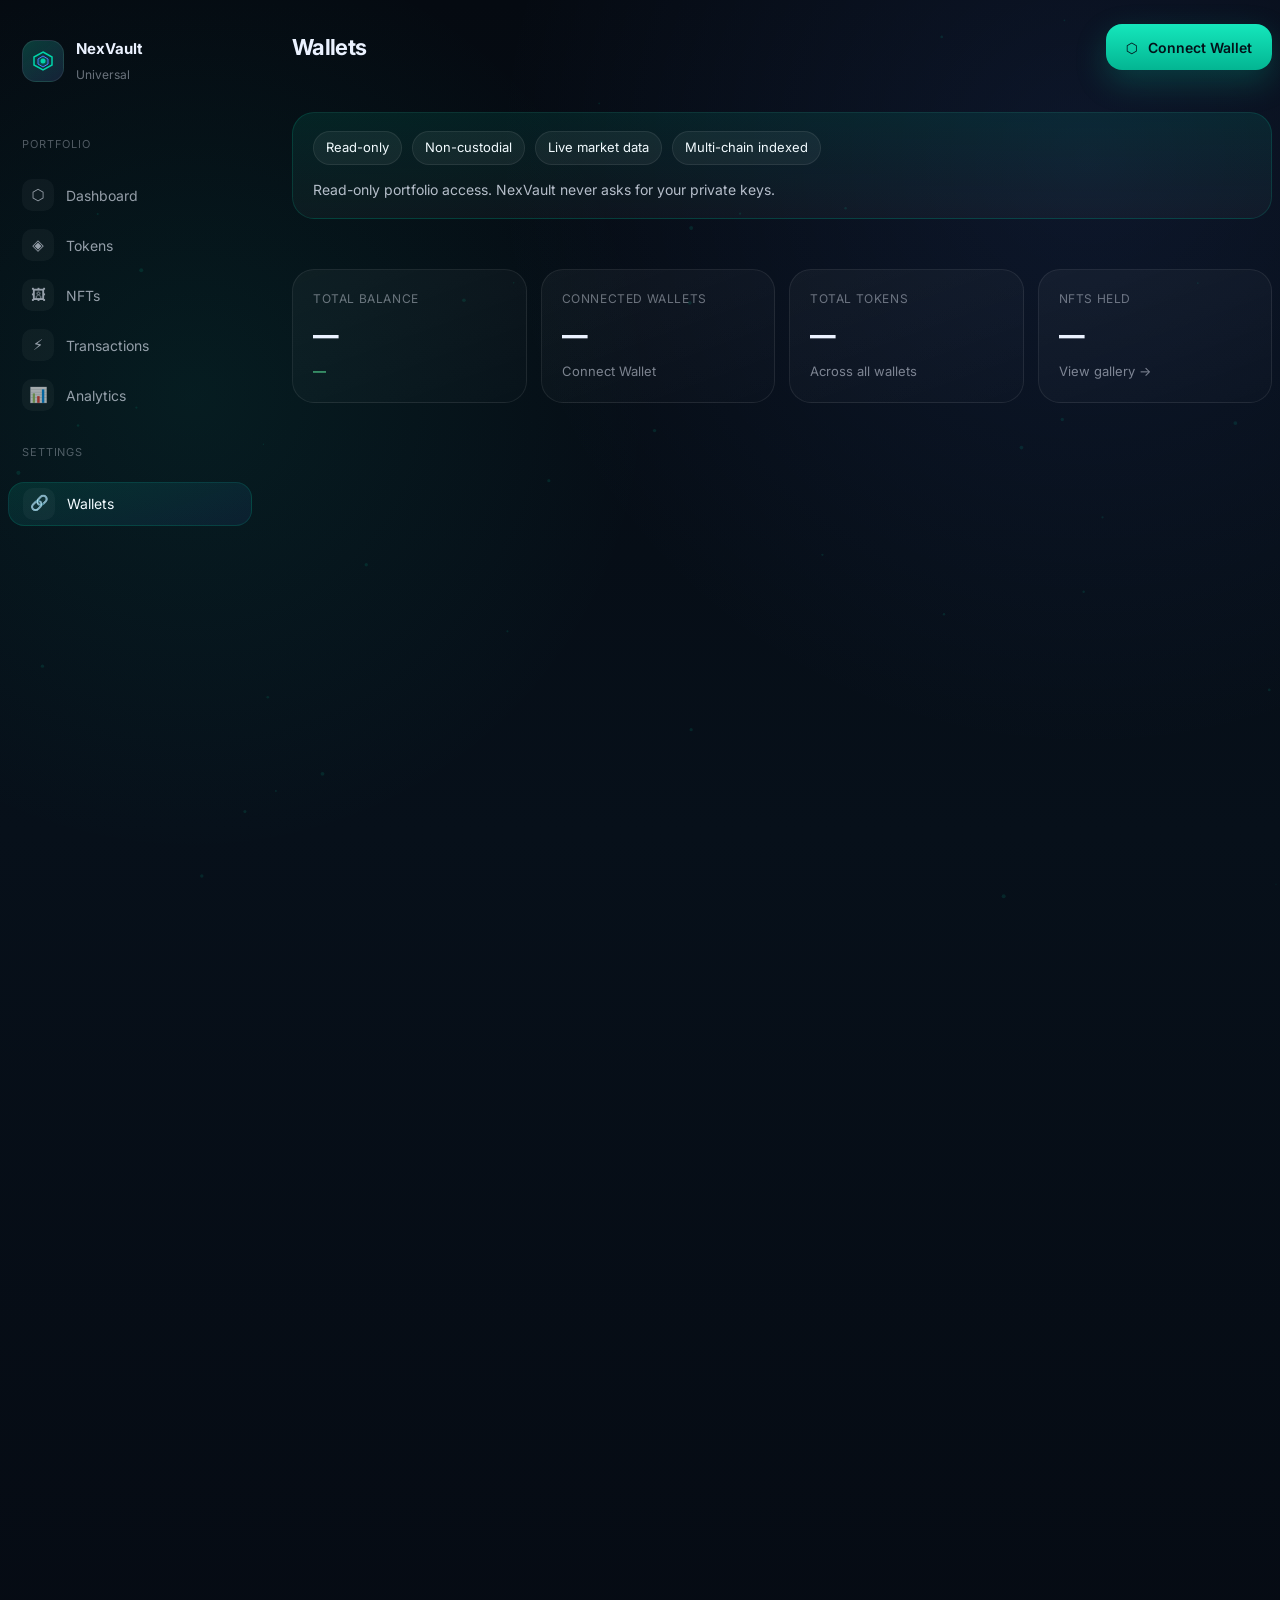
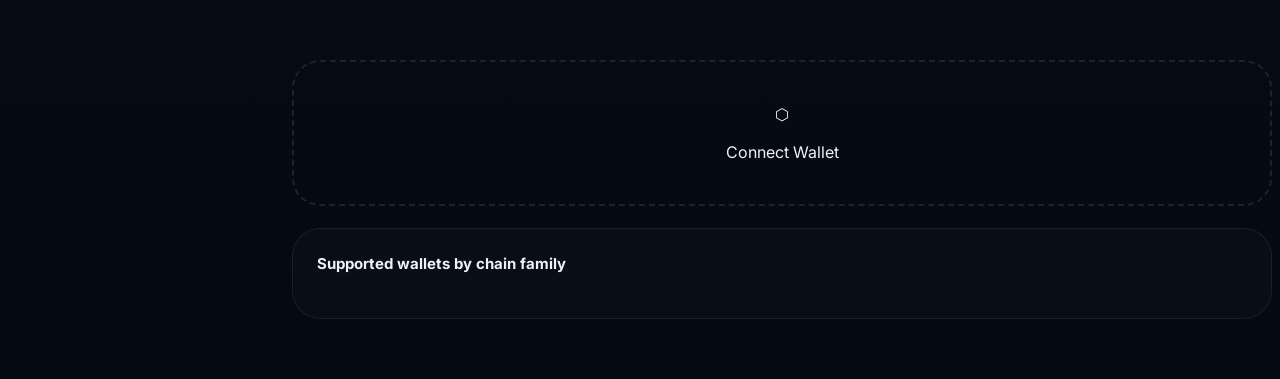
<file: wallet.html>
<!DOCTYPE html>
<html lang="en" data-theme="dark">
<head>
  <meta charset="UTF-8" />
  <meta name="viewport" content="width=device-width, initial-scale=1.0" />
  <title>Wallets — NexVault</title>
  <meta name="description" content="Manage your connected wallets across EVM, Solana, Bitcoin, TON and TRON." />

  <link rel="preconnect" href="https://fonts.googleapis.com" />
  <link rel="preconnect" href="https://fonts.gstatic.com" crossorigin />
  <link href="https://fonts.googleapis.com/css2?family=Inter:wght@300..800&display=swap" rel="stylesheet" />

  <link rel="stylesheet" href="assets/css/style.css" />
  <link rel="stylesheet" href="assets/css/animations.css" />

  <style>
    .dash-layout {
      display: grid;
      grid-template-columns: 260px 1fr;
      min-height: 100dvh;
      width: min(calc(100% - 16px), 1420px);
      margin: 0 auto;
    }

    /* Sidebar — same as dashboard */
    .dash-sidebar {
      position: sticky;
      top: 0;
      height: 100dvh;
      padding: 22px 16px 22px 0;
      display: flex;
      flex-direction: column;
      gap: 6px;
      overflow-y: auto;
    }
    .sidebar-brand {
      display: flex; align-items: center; gap: 12px;
      padding: 16px 14px; margin-bottom: 8px; text-decoration: none;
    }
    .sidebar-brand-icon {
      display: inline-flex; align-items: center; justify-content: center;
      width: 42px; height: 42px; border-radius: 14px;
      background: linear-gradient(145deg, rgba(0,212,170,0.22), rgba(79,124,255,0.12)), rgba(255,255,255,0.03);
      border: 1px solid rgba(255,255,255,0.08);
    }
    .sidebar-brand-text strong { display: block; font-size: 15px; color: #ebf2ff; }
    .sidebar-brand-text span { font-size: 12px; color: rgba(235,242,255,0.44); }
    .sidebar-section-label {
      padding: 10px 14px 4px; font-size: 11px;
      text-transform: uppercase; letter-spacing: 0.08em; color: rgba(235,242,255,0.32);
    }
    .sidebar-nav-item {
      display: flex; align-items: center; gap: 12px; min-height: 44px;
      padding: 0 14px; border-radius: 16px; font-size: 14px;
      color: rgba(235,242,255,0.62); text-decoration: none;
      transition: background 200ms ease, color 200ms ease;
    }
    .sidebar-nav-item:hover { background: rgba(255,255,255,0.04); color: #ebf2ff; }
    .sidebar-nav-item.active {
      background: linear-gradient(160deg, rgba(0,212,170,0.13), rgba(79,124,255,0.08));
      border: 1px solid rgba(0,212,170,0.15); color: #f3fbff;
    }
    .sidebar-nav-icon {
      display: inline-flex; align-items: center; justify-content: center;
      width: 32px; height: 32px; border-radius: 10px;
      background: rgba(255,255,255,0.04); font-size: 15px; flex-shrink: 0;
    }

    /* ── MAIN AREA ── */
    .dash-main {
      padding: 24px 0 60px 24px;
      display: grid;
      gap: 22px;
      align-content: start;
    }

    .page-topbar {
      display: flex;
      align-items: center;
      justify-content: space-between;
      gap: 14px;
    }

    .page-heading {
      margin: 0;
      font-size: 22px;
      font-weight: 700;
      letter-spacing: -0.03em;
      color: #ebf2ff;
    }

    /* ── SUMMARY ROW ── */
    .wallet-summary-row {
      display: grid;
      grid-template-columns: repeat(4, minmax(0, 1fr));
      gap: 14px;
    }

    .summary-tile {
      padding: 20px;
      border-radius: 22px;
      background: linear-gradient(160deg, rgba(255,255,255,0.04), rgba(255,255,255,0.01));
      border: 1px solid rgba(255,255,255,0.08);
      display: grid;
      gap: 8px;
    }

    .summary-tile-label {
      font-size: 12px;
      text-transform: uppercase;
      letter-spacing: 0.05em;
      color: rgba(235,242,255,0.42);
    }

    .summary-tile-value {
      font-size: clamp(22px, 2vw, 28px);
      font-weight: 800;
      letter-spacing: -0.04em;
      color: #ebf2ff;
      font-variant-numeric: tabular-nums;
    }

    .summary-tile-sub {
      font-size: 13px;
      color: rgba(235,242,255,0.5);
    }

    /* ── WALLET CARDS ── */
    .wallets-grid {
      display: grid;
      gap: 18px;
    }

    .wallet-card-full {
      padding: 24px;
      border-radius: 28px;
      background: linear-gradient(160deg, rgba(255,255,255,0.04), rgba(255,255,255,0.01));
      border: 1px solid rgba(255,255,255,0.08);
      transition: border-color 220ms ease;
    }

    .wallet-card-full.is-connected {
      border-color: rgba(0,212,170,0.18);
      background: linear-gradient(160deg, rgba(0,212,170,0.06), rgba(79,124,255,0.04));
    }

    .wallet-card-top {
      display: flex;
      align-items: center;
      justify-content: space-between;
      gap: 16px;
      margin-bottom: 18px;
    }

    .wallet-card-identity {
      display: flex;
      align-items: center;
      gap: 14px;
    }

    .wallet-card-icon {
      display: inline-flex;
      align-items: center;
      justify-content: center;
      width: 52px;
      height: 52px;
      border-radius: 18px;
      font-size: 20px;
      font-weight: 800;
      flex-shrink: 0;
    }

    .wallet-card-meta {
      display: grid;
      gap: 4px;
    }

    .wallet-card-name {
      font-size: 17px;
      font-weight: 700;
      color: #ebf2ff;
    }

    .wallet-card-type {
      font-size: 13px;
      color: rgba(235,242,255,0.5);
    }

    .wallet-card-actions {
      display: flex;
      align-items: center;
      gap: 8px;
    }

    .wallet-action-btn {
      display: inline-flex;
      align-items: center;
      justify-content: center;
      height: 36px;
      padding: 0 14px;
      border-radius: 12px;
      font-size: 13px;
      cursor: pointer;
      transition: all 200ms ease;
    }

    .wallet-action-btn.outline {
      background: rgba(255,255,255,0.04);
      border: 1px solid rgba(255,255,255,0.1);
      color: rgba(235,242,255,0.78);
    }

    .wallet-action-btn.outline:hover {
      background: rgba(255,255,255,0.08);
      color: #ebf2ff;
    }

    .wallet-action-btn.danger {
      background: rgba(239,68,68,0.1);
      border: 1px solid rgba(239,68,68,0.2);
      color: #ff9aa5;
    }

    .wallet-action-btn.danger:hover {
      background: rgba(239,68,68,0.18);
    }

    .wallet-address-bar {
      display: flex;
      align-items: center;
      gap: 10px;
      padding: 12px 16px;
      border-radius: 16px;
      background: rgba(255,255,255,0.03);
      border: 1px solid rgba(255,255,255,0.07);
      margin-bottom: 18px;
    }

    .wallet-address-text {
      flex: 1;
      font-size: 13px;
      color: rgba(235,242,255,0.7);
      font-variant-numeric: tabular-nums;
      overflow: hidden;
      text-overflow: ellipsis;
      white-space: nowrap;
    }

    .wallet-copy-btn,
    .wallet-explorer-btn {
      display: inline-flex;
      align-items: center;
      justify-content: center;
      width: 32px;
      height: 32px;
      border-radius: 10px;
      background: rgba(255,255,255,0.05);
      border: 1px solid rgba(255,255,255,0.08);
      font-size: 14px;
      cursor: pointer;
      transition: background 200ms ease;
      text-decoration: none;
      color: rgba(235,242,255,0.7);
    }

    .wallet-copy-btn:hover,
    .wallet-explorer-btn:hover {
      background: rgba(255,255,255,0.1);
    }

    .wallet-token-grid {
      display: grid;
      grid-template-columns: repeat(auto-fill, minmax(180px, 1fr));
      gap: 10px;
      margin-bottom: 18px;
    }

    .wallet-token-tile {
      padding: 14px;
      border-radius: 16px;
      background: rgba(255,255,255,0.03);
      border: 1px solid rgba(255,255,255,0.07);
      display: grid;
      gap: 5px;
    }

    .wallet-token-sym {
      font-size: 12px;
      text-transform: uppercase;
      letter-spacing: 0.04em;
      color: rgba(235,242,255,0.42);
    }

    .wallet-token-amount {
      font-size: 16px;
      font-weight: 700;
      color: #ebf2ff;
      font-variant-numeric: tabular-nums;
    }

    .wallet-token-value {
      font-size: 13px;
      color: rgba(235,242,255,0.58);
    }

    .wallet-chain-bar {
      display: flex;
      flex-wrap: wrap;
      gap: 8px;
    }

    .wallet-chain-tag {
      display: inline-flex;
      align-items: center;
      gap: 7px;
      height: 32px;
      padding: 0 12px;
      border-radius: 999px;
      font-size: 12px;
      background: rgba(255,255,255,0.04);
      border: 1px solid rgba(255,255,255,0.08);
      color: rgba(235,242,255,0.7);
    }

    .wallet-chain-dot {
      width: 8px;
      height: 8px;
      border-radius: 50%;
    }

    /* ── EMPTY / ADD CARD ── */
    .add-wallet-card {
      padding: 40px 24px;
      border-radius: 28px;
      border: 2px dashed rgba(255,255,255,0.1);
      display: grid;
      place-items: center;
      gap: 14px;
      text-align: center;
      cursor: pointer;
      transition: border-color 220ms ease, background 220ms ease;
    }

    .add-wallet-card:hover {
      border-color: rgba(0,212,170,0.28);
      background: rgba(0,212,170,0.04);
    }

    .add-wallet-icon {
      width: 56px;
      height: 56px;
      border-radius: 20px;
      background: rgba(0,212,170,0.1);
      border: 1px solid rgba(0,212,170,0.18);
      display: inline-flex;
      align-items: center;
      justify-content: center;
      font-size: 24px;
    }

    .add-wallet-label {
      font-size: 16px;
      font-weight: 700;
      color: #ebf2ff;
    }

    .add-wallet-sub {
      font-size: 14px;
      color: rgba(235,242,255,0.48);
      max-width: 320px;
      line-height: 1.5;
    }

    /* ── SUPPORTED SECTION ── */
    .supported-section {
      padding: 24px;
      border-radius: 28px;
      background: rgba(255,255,255,0.02);
      border: 1px solid rgba(255,255,255,0.07);
    }

    .supported-heading {
      margin: 0 0 18px;
      font-size: 15px;
      font-weight: 700;
      color: #ebf2ff;
    }

    .supported-families {
      display: grid;
      gap: 14px;
    }

    .family-row {
      display: grid;
      gap: 8px;
    }

    .family-label {
      font-size: 12px;
      text-transform: uppercase;
      letter-spacing: 0.06em;
      color: rgba(235,242,255,0.38);
    }

    .family-wallets-row {
      display: flex;
      flex-wrap: wrap;
      gap: 8px;
    }

    .wallet-chip {
      display: inline-flex;
      align-items: center;
      gap: 8px;
      height: 36px;
      padding: 0 12px;
      border-radius: 12px;
      font-size: 13px;
      background: rgba(255,255,255,0.04);
      border: 1px solid rgba(255,255,255,0.08);
      color: rgba(235,242,255,0.72);
      cursor: pointer;
      transition: all 200ms ease;
    }

    .wallet-chip:hover {
      background: rgba(255,255,255,0.08);
      color: #ebf2ff;
      border-color: rgba(255,255,255,0.14);
    }

    .wallet-chip-dot {
      width: 8px;
      height: 8px;
      border-radius: 50%;
    }

    @media (max-width: 1100px) {
      .wallet-summary-row { grid-template-columns: repeat(2, minmax(0, 1fr)); }
    }

    @media (max-width: 860px) {
      .dash-layout { grid-template-columns: 1fr; }
      .dash-sidebar {
        position: static; height: auto; flex-direction: row;
        flex-wrap: wrap; padding: 14px 0; gap: 4px; overflow-x: auto;
      }
      .sidebar-section-label,
      .sidebar-brand-text { display: none; }
      .sidebar-nav-item { flex-direction: column; gap: 4px; height: 52px; padding: 0 12px; font-size: 11px; min-height: auto; }
      .dash-main { padding: 0 0 40px; }
      .wallet-token-grid { grid-template-columns: repeat(2, minmax(0, 1fr)); }
    }

    @media (max-width: 560px) {
      .wallet-summary-row { grid-template-columns: 1fr; }
      .wallet-card-top { flex-wrap: wrap; }
      .wallet-card-actions { width: 100%; justify-content: flex-start; }
    }
  </style>
</head>

<body>
  <canvas id="particleCanvas" class="particle-canvas" aria-hidden="true"></canvas>

  <div class="dash-layout">

    <!-- ── SIDEBAR ── -->
    <aside class="dash-sidebar" role="navigation" aria-label="App navigation">
      <a href="index.html" class="sidebar-brand" aria-label="NexVault home">
        <div class="sidebar-brand-icon" aria-hidden="true">
          <svg width="22" height="22" viewBox="0 0 22 22" fill="none">
            <polygon points="11,2 20,7 20,15 11,20 2,15 2,7" stroke="#00d4aa" stroke-width="1.5" fill="none"/>
            <polygon points="11,6 16,9 16,14 11,17 6,14 6,9" fill="rgba(0,212,170,0.18)" stroke="#4f7cff" stroke-width="1"/>
            <circle cx="11" cy="11" r="2.5" fill="#00d4aa"/>
          </svg>
        </div>
        <div class="sidebar-brand-text">
          <strong>NexVault</strong>
          <span>Universal</span>
        </div>
      </a>

      <p class="sidebar-section-label">Portfolio</p>
      <a href="dashboard.html" class="sidebar-nav-item"><span class="sidebar-nav-icon">⬡</span>Dashboard</a>
      <a href="tokens.html" class="sidebar-nav-item"><span class="sidebar-nav-icon">◈</span>Tokens</a>
      <a href="nft.html" class="sidebar-nav-item"><span class="sidebar-nav-icon">🖼</span>NFTs</a>
      <a href="transactions.html" class="sidebar-nav-item"><span class="sidebar-nav-icon">⚡</span>Transactions</a>
      <a href="analytics.html" class="sidebar-nav-item"><span class="sidebar-nav-icon">📊</span>Analytics</a>
      <p class="sidebar-section-label">Settings</p>
      <a href="wallet.html" class="sidebar-nav-item active" aria-current="page">
        <span class="sidebar-nav-icon">🔗</span>Wallets
      </a>
    </aside>

    <!-- ── MAIN ── -->
    <main class="dash-main" id="main-content">

      <!-- Topbar -->
      <div class="page-topbar">
        <h1 class="page-heading">Wallets</h1>
        <button
          type="button"
          class="btn btn-primary"
          style="height:44px;padding:0 20px;border-radius:16px;font-size:14px;"
          data-wallet-trigger
          aria-label="Connect a new wallet"
        >
          + Connect Wallet
        </button>
      </div>

      <!-- Trust bar -->
      <div id="trustBar" role="complementary" aria-label="Security indicators"></div>

      <!-- Summary tiles -->
      <section class="wallet-summary-row" aria-label="Wallet overview statistics">
        <div class="summary-tile reveal">
          <div class="summary-tile-label">Total Balance</div>
          <div class="summary-tile-value" id="kpiPortfolio">$284,719</div>
          <div class="summary-tile-sub positive" id="portfolioChange24h">+4.82% today</div>
        </div>
        <div class="summary-tile reveal">
          <div class="summary-tile-label">Connected Wallets</div>
          <div class="summary-tile-value" id="kpiWallets">—</div>
          <div class="summary-tile-sub" id="walletFamilyLabel">Not connected</div>
        </div>
        <div class="summary-tile reveal">
          <div class="summary-tile-label">Total Tokens</div>
          <div class="summary-tile-value" id="kpiTokens">—</div>
          <div class="summary-tile-sub">Across all wallets</div>
        </div>
        <div class="summary-tile reveal">
          <div class="summary-tile-label">NFTs Held</div>
          <div class="summary-tile-value" id="kpiNfts">—</div>
          <div class="summary-tile-sub">View gallery →</div>
        </div>
      </section>

      <!-- Connected wallet card — dynamic -->
      <section class="wallets-grid" aria-label="Connected wallets" id="walletsGrid">
        <!-- Populated by renderConnectedWallet() below -->
      </section>

      <!-- Add wallet card -->
      <button
        type="button"
        class="add-wallet-card reveal"
        data-wallet-trigger
        aria-label="Connect an additional wallet"
      >
        <div class="add-wallet-icon" aria-hidden="true">＋</div>
        <div class="add-wallet-label">Connect a wallet</div>
        <p class="add-wallet-sub">
          EVM, Solana, Bitcoin, TON and TRON supported.
          MetaMask, Phantom, Rabby, Ledger, WalletConnect and more.
        </p>
      </button>

      <!-- Supported wallets reference -->
      <section class="supported-section reveal" aria-labelledby="supportedTitle">
        <h2 class="supported-heading" id="supportedTitle">Supported wallets by chain family</h2>
        <div class="supported-families" id="supportedFamiliesGrid">
          <!-- Populated by renderSupportedFamilies() -->
        </div>
      </section>

    </main>
  </div>

  <!-- TOAST -->
  <div id="toastContainer" class="toast-container" role="status" aria-live="polite" aria-atomic="true"></div>

  <!-- WALLET MODAL -->
  <div id="walletModal" class="modal-overlay" role="dialog" aria-modal="true" aria-labelledby="walletModalTitle">
    <div class="modal-card">
      <div class="modal-head">
        <div>
          <h2 class="modal-title" id="walletModalTitle">Connect Wallet</h2>
          <p class="modal-subtitle">Select your chain family, then choose a wallet</p>
        </div>
        <button type="button" class="modal-close" onclick="closeModal('walletModal')" aria-label="Close">
          <svg width="18" height="18" viewBox="0 0 18 18" fill="none" aria-hidden="true">
            <path d="M2 2l14 14M16 2L2 16" stroke="currentColor" stroke-width="2" stroke-linecap="round"/>
          </svg>
        </button>
      </div>
      <div class="wallet-family-tabs" role="tablist" aria-label="Chain family">
        <button type="button" class="wallet-family-tab active" data-wallet-family="evm" role="tab" aria-selected="true" aria-controls="walletGrid">EVM</button>
        <button type="button" class="wallet-family-tab" data-wallet-family="solana" role="tab" aria-selected="false" aria-controls="walletGrid">Solana</button>
        <button type="button" class="wallet-family-tab" data-wallet-family="bitcoin" role="tab" aria-selected="false" aria-controls="walletGrid">Bitcoin</button>
        <button type="button" class="wallet-family-tab" data-wallet-family="tron" role="tab" aria-selected="false" aria-controls="walletGrid">TRON</button>
        <button type="button" class="wallet-family-tab" data-wallet-family="ton" role="tab" aria-selected="false" aria-controls="walletGrid">TON</button>
      </div>
      <div id="walletGrid" class="wallet-grid" role="tabpanel" aria-label="Wallets"></div>
      <div id="walletConnectStatus" class="wallet-connect-status" role="status" aria-live="polite">Choose a wallet to continue</div>
    </div>
  </div>

  <!-- SCRIPTS -->
  <script src="config.js"></script>
  <script src="assets/js/main.js"></script>
  <script src="assets/js/wallet.js"></script>

  <script>
    const DEMO_WALLETS = [
      {
        id: "metamask",
        name: "MetaMask",
        type: "EVM · Browser",
        family: "evm",
        accent: "#F6851B",
        address: "0x1a2b3c4d5e6f7a8b9c0d1e2f3a4b5c6d7e8f9a0b",
        value: 198442,
        change: 4.2,
        tokens: [
          { sym: "ETH", amount: "42.5", value: "$136,446" },
          { sym: "WBTC", amount: "0.32", value: "$21,574" },
          { sym: "USDC", amount: "25,846", value: "$25,846" },
          { sym: "LINK", amount: "840", value: "$14,576" }
        ],
        chains: [
          { name: "Ethereum", color: "#627EEA", pct: "95.2%" },
          { name: "Arbitrum", color: "#28A0F0", pct: "4.8%" }
        ]
      },
      {
        id: "phantom",
        name: "Phantom",
        type: "Solana · Browser",
        family: "solana",
        accent: "#AB9FF2",
        address: "7xKpQmN2qR9sT3uV4wX5yZ6aB7cD8eF9gH0iJ1kL2m",
        value: 47661,
        change: -0.93,
        tokens: [
          { sym: "SOL", amount: "210", value: "$38,283" },
          { sym: "JTO", amount: "2,100", value: "$9,378" }
        ],
        chains: [
          { name: "Solana", color: "#14F195", pct: "100%" }
        ]
      },
      {
        id: "ledger",
        name: "Ledger Hardware",
        type: "Multi-chain · Hardware",
        family: "evm",
        accent: "#E2E8F0",
        address: "0x9f8e7d6c5b4a39281726354433221100ffeeddcc",
        value: 38616,
        change: 1.87,
        tokens: [
          { sym: "BTC", amount: "0.52", value: "$35,058" },
          { sym: "ETH", amount: "1.0", value: "$3,210" },
          { sym: "AVAX", amount: "10", value: "$348" }
        ],
        chains: [
          { name: "Bitcoin", color: "#F7931A", pct: "90.8%" },
          { name: "Ethereum", color: "#627EEA", pct: "8.3%" }
        ]
      }
    ];

    function shortAddr(addr) {
      if (!addr || addr.length < 12) return addr;
      return addr.slice(0, 8) + "…" + addr.slice(-6);
    }

    function getExplorerLink(address, family) {
      const cfg = window.NEXVAULT_CONFIG;
      if (!cfg?.ui?.explorerBase) return "#";
      const base = family === "solana" ? cfg.ui.explorerBase.solana
        : family === "bitcoin" ? cfg.ui.explorerBase.bitcoin
        : family === "tron" ? cfg.ui.explorerBase.tron
        : family === "ton" ? cfg.ui.explorerBase.ton
        : cfg.ui.explorerBase.ethereum;
      return base ? base + address : "#";
    }

    function renderWalletCard(w, isLive = false) {
      const isPos = w.change >= 0;
      const explorerUrl = getExplorerLink(w.address, w.family);

      return `
        <article class="wallet-card-full ${isLive ? "is-connected" : ""} reveal" aria-label="Wallet: ${w.name}">
          <div class="wallet-card-top">
            <div class="wallet-card-identity">
              <div class="wallet-card-icon" style="background:color-mix(in srgb, ${w.accent} 18%, rgba(255,255,255,0.06));color:${w.accent};">
                ${w.name.slice(0, 2).toUpperCase()}
              </div>
              <div class="wallet-card-meta">
                <div class="wallet-card-name">${w.name}</div>
                <div class="wallet-card-type">${w.type}</div>
              </div>
            </div>
            <div class="wallet-card-actions">
              ${isLive ? `<button class="wallet-action-btn danger" data-wallet-disconnect aria-label="Disconnect ${w.name}">Disconnect</button>` : ""}
              <a href="${explorerUrl}" target="_blank" rel="noopener noreferrer" class="wallet-action-btn outline" aria-label="View ${w.name} on explorer">
                Explorer ↗
              </a>
            </div>
          </div>

          <div class="wallet-address-bar">
            <span class="wallet-address-text" title="${w.address}">${shortAddr(w.address)}</span>
            <button
              class="wallet-copy-btn"
              onclick="navigator.clipboard.writeText('${w.address}').then(()=>window.Toast?.success('Address copied'))"
              aria-label="Copy wallet address"
              title="Copy address"
            >⧉</button>
            <a href="${explorerUrl}" target="_blank" rel="noopener noreferrer" class="wallet-explorer-btn" aria-label="View on explorer" title="View on explorer">↗</a>
          </div>

          <div class="wallet-token-grid" aria-label="Token balances">
            ${w.tokens.map(t => `
              <div class="wallet-token-tile">
                <div class="wallet-token-sym">${t.sym}</div>
                <div class="wallet-token-amount">${t.amount}</div>
                <div class="wallet-token-value">${t.value}</div>
              </div>
            `).join("")}
          </div>

          <div style="display:flex;align-items:center;justify-content:space-between;gap:12px;margin-bottom:12px;flex-wrap:wrap;">
            <strong style="font-size:22px;font-weight:800;letter-spacing:-0.04em;font-variant-numeric:tabular-nums;">
              $${w.value.toLocaleString()}
            </strong>
            <span style="font-size:14px;font-weight:600;" class="${isPos ? "positive" : "negative"}">
              ${isPos ? "+" : ""}${w.change}% today
            </span>
          </div>

          <div class="wallet-chain-bar" aria-label="Active chains">
            ${w.chains.map(c => `
              <div class="wallet-chain-tag">
                <span class="wallet-chain-dot" style="background:${c.color}"></span>
                ${c.name} · ${c.pct}
              </div>
            `).join("")}
          </div>
        </article>
      `;
    }

    function renderConnectedWallet() {
      const grid = document.getElementById("walletsGrid");
      if (!grid) return;

      const state = window.AppState;
      const isLive = state?.connected && state?.address;

      if (isLive) {
        const liveCard = {
          id: state.wallet || "wallet",
          name: state.wallet || "Connected Wallet",
          type: (state.family || "evm").toUpperCase() + " · Live session",
          family: state.family || "evm",
          accent: "#00d4aa",
          address: state.address,
          value: state.portfolio?.totalValue || 0,
          change: state.portfolio?.pnl24h || 0,
          tokens: (state.balances || []).slice(0, 4).map(b => ({
            sym: b.symbol || b.ticker || "--",
            amount: Number(b.amount || b.balance || 0).toLocaleString(undefined, { maximumFractionDigits: 4 }),
            value: "$" + Number(b.usdValue || b.valueUsd || 0).toLocaleString(undefined, { maximumFractionDigits: 2 })
          })),
          chains: (() => {
            const cfg = window.NEXVAULT_CONFIG;
            const chain = (cfg?.chains || []).find(c => c.id === (state.chain || "ethereum"));
            return chain ? [{ name: chain.name, color: chain.color, pct: "100%" }]
              : [{ name: state.family || "EVM", color: "#00d4aa", pct: "100%" }];
          })()
        };

        grid.innerHTML = renderWalletCard(liveCard, true);
      } else {
        grid.innerHTML = DEMO_WALLETS.map(w => renderWalletCard(w, false)).join("");
      }
    }

    function renderSupportedFamilies() {
      const container = document.getElementById("supportedFamiliesGrid");
      const cfg = window.NEXVAULT_CONFIG;
      if (!container || !cfg?.walletGroups) return;

      container.innerHTML = cfg.walletGroups.map(group => {
        const family = (cfg.chainFamilies || []).find(f => f.key === group.family);
        return `
          <div class="family-row">
            <div class="family-label">${family?.icon || ""} ${family?.name || group.family}</div>
            <div class="family-wallets-row">
              ${group.wallets.map(w => `
                <button
                  type="button"
                  class="wallet-chip"
                  onclick="window.openWalletModal && openWalletModal('${group.family}')"
                  aria-label="Connect ${w.name}"
                >
                  <span class="wallet-chip-dot" style="background:${w.accent}"></span>
                  ${w.name}
                </button>
              `).join("")}
            </div>
          </div>
        `;
      }).join(`<div style="height:1px;background:rgba(255,255,255,0.06);margin:4px 0;"></div>`);
    }

    document.addEventListener("nexvault:portfolio-updated", renderConnectedWallet);
    document.addEventListener("DOMContentLoaded", () => {
      renderConnectedWallet();
      renderSupportedFamilies();
    });
  </script>
</body>
</html>
</file>
<file: assets/css/style.css>
/* Art direction: premium crypto intelligence dashboard
   Tone: dark, glassy, restrained, data-rich
   Typography: Inter-style functional UI with compact dashboard density
   Density: balanced with elevated cards and strong contrast */

:root {
  --bg: #060b12;
  --bg-2: #0a1018;
  --surface: rgba(12, 18, 28, 0.82);
  --surface-2: rgba(16, 24, 36, 0.88);
  --surface-3: rgba(20, 30, 44, 0.96);
  --surface-soft: rgba(255, 255, 255, 0.03);
  --surface-strong: rgba(255, 255, 255, 0.06);
  --border: rgba(255, 255, 255, 0.08);
  --border-strong: rgba(255, 255, 255, 0.14);
  --divider: rgba(255, 255, 255, 0.06);

  --text: #ebf2ff;
  --text-2: rgba(235, 242, 255, 0.76);
  --text-3: rgba(235, 242, 255, 0.48);
  --text-dark: #07111c;

  --primary: #00d4aa;
  --primary-2: #00b894;
  --primary-soft: rgba(0, 212, 170, 0.14);
  --primary-ring: rgba(0, 212, 170, 0.32);

  --blue: #4f7cff;
  --blue-soft: rgba(79, 124, 255, 0.16);
  --violet: #8b5cf6;
  --violet-soft: rgba(139, 92, 246, 0.16);
  --gold: #f59e0b;
  --gold-soft: rgba(245, 158, 11, 0.16);
  --red: #ef4444;
  --red-soft: rgba(239, 68, 68, 0.16);
  --green: #22c55e;
  --green-soft: rgba(34, 197, 94, 0.16);

  --shadow-sm: 0 10px 30px rgba(0, 0, 0, 0.18);
  --shadow-md: 0 20px 60px rgba(0, 0, 0, 0.28);
  --shadow-lg: 0 30px 120px rgba(0, 0, 0, 0.34);

  --radius-sm: 12px;
  --radius-md: 18px;
  --radius-lg: 24px;
  --radius-xl: 32px;
  --radius-pill: 999px;

  --space-1: 4px;
  --space-2: 8px;
  --space-3: 12px;
  --space-4: 16px;
  --space-5: 20px;
  --space-6: 24px;
  --space-7: 28px;
  --space-8: 32px;
  --space-10: 40px;
  --space-12: 48px;

  --container: 1380px;

  --ease: 220ms cubic-bezier(0.16, 1, 0.3, 1);
  --blur: 22px;
}

*,
*::before,
*::after {
  box-sizing: border-box;
}

html {
  color-scheme: dark;
  scroll-behavior: smooth;
}

body {
  margin: 0;
  min-height: 100vh;
  background:
    radial-gradient(circle at 15% 20%, rgba(0, 212, 170, 0.08), transparent 24%),
    radial-gradient(circle at 85% 8%, rgba(79, 124, 255, 0.10), transparent 28%),
    linear-gradient(180deg, #050a11 0%, #07101a 42%, #050911 100%);
  color: var(--text);
  font-family: Inter, ui-sans-serif, system-ui, -apple-system, BlinkMacSystemFont, "Segoe UI", sans-serif;
  line-height: 1.5;
  -webkit-font-smoothing: antialiased;
  text-rendering: optimizeLegibility;
}

body.modal-open {
  overflow: hidden;
}

a {
  color: inherit;
  text-decoration: none;
}

button,
input,
select,
textarea {
  font: inherit;
  color: inherit;
}

button {
  border: 0;
  background: none;
  cursor: pointer;
}

img,
svg,
canvas {
  display: block;
  max-width: 100%;
}

canvas {
  width: 100%;
}

::selection {
  background: rgba(0, 212, 170, 0.28);
  color: white;
}

:focus-visible {
  outline: 2px solid var(--primary);
  outline-offset: 3px;
  border-radius: 12px;
}

.app-shell,
.page-shell,
.dashboard-shell {
  width: min(calc(100% - 32px), var(--container));
  margin: 0 auto;
}

.topbar {
  position: sticky;
  top: 0;
  z-index: 30;
  display: flex;
  align-items: center;
  justify-content: space-between;
  gap: var(--space-4);
  padding: 18px 0;
  backdrop-filter: blur(18px);
  background: linear-gradient(180deg, rgba(6, 11, 18, 0.92), rgba(6, 11, 18, 0.55));
}

.topbar-left,
.topbar-right {
  display: flex;
  align-items: center;
  gap: 12px;
}

.brand-mark,
.logo-mark {
  display: inline-flex;
  align-items: center;
  justify-content: center;
  width: 42px;
  height: 42px;
  border-radius: 14px;
  background:
    linear-gradient(145deg, rgba(0, 212, 170, 0.22), rgba(79, 124, 255, 0.12)),
    rgba(255, 255, 255, 0.03);
  border: 1px solid rgba(255, 255, 255, 0.08);
  box-shadow: inset 0 1px 0 rgba(255,255,255,0.06), var(--shadow-sm);
}

.brand-copy,
.logo-copy {
  display: flex;
  flex-direction: column;
  gap: 2px;
}

.brand-copy strong,
.logo-copy strong {
  font-size: 15px;
  line-height: 1;
  letter-spacing: 0.01em;
}

.brand-copy span,
.logo-copy span {
  font-size: 12px;
  color: var(--text-3);
}

.topbar-wallet,
.wallet-indicator,
.wallet-trigger {
  display: inline-flex;
  align-items: center;
  gap: 10px;
  min-height: 44px;
  padding: 0 16px;
  border-radius: var(--radius-pill);
  background: rgba(255, 255, 255, 0.04);
  border: 1px solid var(--border);
  color: var(--text);
  transition: transform var(--ease), border-color var(--ease), background var(--ease);
}

.topbar-wallet.connected,
.wallet-indicator.connected {
  background: linear-gradient(180deg, rgba(0, 212, 170, 0.12), rgba(0, 212, 170, 0.06));
  border-color: rgba(0, 212, 170, 0.24);
}

.wallet-pill-dot,
.status-dot,
.live-dot {
  width: 9px;
  height: 9px;
  border-radius: 999px;
  background: var(--primary);
  box-shadow: 0 0 0 6px rgba(0, 212, 170, 0.12);
}

.sidebar {
  position: sticky;
  top: 88px;
  align-self: start;
  display: flex;
  flex-direction: column;
  gap: 10px;
  padding: 18px;
  background: var(--surface);
  border: 1px solid var(--border);
  border-radius: 28px;
  backdrop-filter: blur(var(--blur));
  box-shadow: var(--shadow-md);
}

.sidebar a,
.sidebar button,
.nav-link {
  display: flex;
  align-items: center;
  gap: 12px;
  min-height: 46px;
  padding: 0 14px;
  border-radius: 16px;
  color: var(--text-2);
  transition: background var(--ease), color var(--ease), transform var(--ease);
}

.sidebar a:hover,
.sidebar button:hover,
.nav-link:hover {
  background: rgba(255,255,255,0.05);
  color: var(--text);
  transform: translateY(-1px);
}

.sidebar a.active,
.nav-link.active {
  background: linear-gradient(180deg, rgba(0, 212, 170, 0.14), rgba(79, 124, 255, 0.08));
  border: 1px solid rgba(0, 212, 170, 0.16);
  color: #f3fbff;
}

.hero-card,
.glass-card,
.panel,
.card,
.metric-card,
.chart-card,
.table-card,
.wallet-card,
.feature-card {
  position: relative;
  background:
    linear-gradient(180deg, rgba(255,255,255,0.03), rgba(255,255,255,0.01)),
    var(--surface);
  border: 1px solid var(--border);
  border-radius: 28px;
  box-shadow: var(--shadow-md);
  backdrop-filter: blur(var(--blur));
}

.hero-card::before,
.glass-card::before,
.panel::before,
.card::before,
.metric-card::before,
.chart-card::before,
.table-card::before,
.wallet-card::before {
  content: "";
  position: absolute;
  inset: 0;
  border-radius: inherit;
  pointer-events: none;
  background: linear-gradient(180deg, rgba(255,255,255,0.06), transparent 24%);
  opacity: 0.7;
}

.hero-card,
.panel,
.card,
.metric-card,
.chart-card,
.table-card {
  padding: 24px;
}

.card-header,
.panel-header,
.section-head {
  display: flex;
  align-items: flex-start;
  justify-content: space-between;
  gap: 16px;
  margin-bottom: 18px;
}

.kpi-grid,
.stats-grid,
.metrics-grid {
  display: grid;
  grid-template-columns: repeat(4, minmax(0, 1fr));
  gap: 18px;
}

.metric-card h3,
.kpi-title,
.stat-title {
  margin: 0 0 8px;
  font-size: 13px;
  letter-spacing: 0.03em;
  text-transform: uppercase;
  color: var(--text-3);
}

.metric-card strong,
.kpi-value,
.stat-value {
  display: block;
  font-size: clamp(24px, 2vw, 34px);
  line-height: 1.05;
  letter-spacing: -0.03em;
  color: var(--text);
}

.metric-card small,
.kpi-sub,
.stat-sub {
  display: inline-flex;
  align-items: center;
  gap: 8px;
  margin-top: 10px;
  color: var(--text-2);
  font-size: 13px;
}

.positive {
  color: #59e59a !important;
}

.negative {
  color: #ff6b81 !important;
}

.trust-bar,
#trustBar {
  display: grid;
  gap: 14px;
  margin: 20px 0 28px;
  padding: 18px 20px;
  border-radius: 22px;
  background: linear-gradient(180deg, rgba(0, 212, 170, 0.10), rgba(255,255,255,0.03));
  border: 1px solid rgba(0, 212, 170, 0.16);
}

.trust-pill-group {
  display: flex;
  flex-wrap: wrap;
  gap: 10px;
}

.trust-pill {
  display: inline-flex;
  align-items: center;
  min-height: 34px;
  padding: 0 12px;
  border-radius: var(--radius-pill);
  background: rgba(255,255,255,0.05);
  border: 1px solid rgba(255,255,255,0.08);
  color: #f2fbff;
  font-size: 13px;
}

.trust-copy {
  margin: 0;
  color: var(--text-2);
  font-size: 14px;
}

.status-row,
.meta-row,
.inline-meta {
  display: flex;
  align-items: center;
  gap: 10px;
  flex-wrap: wrap;
  color: var(--text-2);
  font-size: 13px;
}

.status-sep {
  color: var(--text-3);
}

.is-online {
  background: var(--green);
  box-shadow: 0 0 0 6px rgba(34, 197, 94, 0.12);
}

.is-warn {
  background: var(--gold);
  box-shadow: 0 0 0 6px rgba(245, 158, 11, 0.12);
}

.chart-wrap,
.chart-frame,
.canvas-wrap {
  position: relative;
  min-height: 320px;
}

.chart-wrap.compact {
  min-height: 260px;
}

.chart-card canvas,
.chart-wrap canvas {
  width: 100% !important;
  height: 100% !important;
}

.legend-list,
#allocationLegend {
  display: grid;
  gap: 12px;
  margin-top: 18px;
}

.legend-row {
  display: flex;
  align-items: center;
  justify-content: space-between;
  gap: 14px;
  padding: 12px 14px;
  background: rgba(255,255,255,0.03);
  border: 1px solid var(--border);
  border-radius: 16px;
}

.legend-left,
.legend-right {
  display: flex;
  align-items: center;
  gap: 12px;
}

.legend-right {
  margin-left: auto;
}

.legend-right strong {
  font-size: 14px;
  color: var(--text);
}

.legend-right small {
  color: var(--text-3);
}

.legend-dot {
  width: 10px;
  height: 10px;
  border-radius: 999px;
}

.legend-label {
  color: var(--text-2);
  font-size: 14px;
}

.market-mini-grid,
#marketSnapshotGrid {
  display: grid;
  grid-template-columns: repeat(3, minmax(0, 1fr));
  gap: 14px;
}

.market-mini-card {
  display: grid;
  gap: 6px;
  padding: 16px;
  background: rgba(255,255,255,0.03);
  border: 1px solid var(--border);
  border-radius: 18px;
}

.market-mini-label {
  color: var(--text-3);
  font-size: 12px;
  text-transform: uppercase;
  letter-spacing: 0.04em;
}

.market-mini-price {
  font-size: 18px;
  letter-spacing: -0.02em;
}

.market-mini-change {
  font-size: 13px;
  color: var(--text-2);
}

.table-shell,
.table-responsive {
  overflow: auto;
  border-radius: 20px;
  border: 1px solid var(--border);
  background: rgba(255,255,255,0.02);
}

table {
  width: 100%;
  border-collapse: collapse;
}

thead th {
  padding: 14px 16px;
  text-align: left;
  color: var(--text-3);
  font-size: 12px;
  text-transform: uppercase;
  letter-spacing: 0.04em;
  border-bottom: 1px solid var(--divider);
  background: rgba(255,255,255,0.02);
}

tbody td {
  padding: 16px;
  color: var(--text-2);
  border-bottom: 1px solid rgba(255,255,255,0.04);
  vertical-align: middle;
}

tbody tr:hover {
  background: rgba(255,255,255,0.025);
}

.asset-row,
.token-row,
.tx-row {
  display: flex;
  align-items: center;
  gap: 12px;
}

.asset-icon,
.token-icon,
.wallet-avatar {
  display: inline-flex;
  align-items: center;
  justify-content: center;
  width: 40px;
  height: 40px;
  border-radius: 14px;
  background: rgba(255,255,255,0.05);
  border: 1px solid var(--border);
  color: #fff;
  font-weight: 700;
}

.badge,
.status-badge,
.pill {
  display: inline-flex;
  align-items: center;
  justify-content: center;
  min-height: 28px;
  padding: 0 10px;
  border-radius: var(--radius-pill);
  font-size: 12px;
  letter-spacing: 0.02em;
  border: 1px solid transparent;
}

.badge-primary {
  background: var(--primary-soft);
  color: #96ffe4;
  border-color: rgba(0, 212, 170, 0.16);
}

.badge-blue {
  background: var(--blue-soft);
  color: #bfd0ff;
  border-color: rgba(79, 124, 255, 0.18);
}

.badge-gold {
  background: var(--gold-soft);
  color: #ffd88a;
  border-color: rgba(245, 158, 11, 0.18);
}

.badge-red {
  background: var(--red-soft);
  color: #ffb3bd;
  border-color: rgba(239, 68, 68, 0.18);
}

.btn,
.button,
.cta {
  display: inline-flex;
  align-items: center;
  justify-content: center;
  gap: 10px;
  min-height: 46px;
  padding: 0 16px;
  border-radius: 16px;
  font-weight: 600;
  transition: transform var(--ease), background var(--ease), border-color var(--ease), box-shadow var(--ease);
}

.btn:hover,
.button:hover,
.cta:hover {
  transform: translateY(-1px);
}

.btn-primary,
.cta-primary {
  background: linear-gradient(180deg, #15e7bc, #03b592);
  color: #031219;
  box-shadow: 0 12px 32px rgba(0, 212, 170, 0.22);
}

.btn-secondary,
.cta-secondary {
  background: rgba(255,255,255,0.04);
  border: 1px solid var(--border);
  color: var(--text);
}

.btn-ghost {
  background: transparent;
  border: 1px solid transparent;
  color: var(--text-2);
}

.btn-danger {
  background: linear-gradient(180deg, #ff6a7f, #ef4444);
  color: white;
}

.input,
.select,
.input-shell input,
.input-shell select,
.search-input {
  width: 100%;
  min-height: 48px;
  padding: 0 16px;
  border-radius: 16px;
  background: rgba(255,255,255,0.035);
  border: 1px solid var(--border);
  color: var(--text);
  transition: border-color var(--ease), box-shadow var(--ease), background var(--ease);
}

.input::placeholder,
.search-input::placeholder {
  color: var(--text-3);
}

.input:focus,
.select:focus,
.input-shell input:focus,
.input-shell select:focus,
.search-input:focus {
  border-color: rgba(0, 212, 170, 0.35);
  box-shadow: 0 0 0 4px var(--primary-ring);
  background: rgba(255,255,255,0.05);
  outline: none;
}

.section-title,
.page-title,
.hero-title {
  margin: 0;
  font-weight: 700;
  letter-spacing: -0.03em;
  color: var(--text);
}

.page-title {
  font-size: clamp(30px, 4vw, 52px);
  line-height: 0.98;
}

.section-title {
  font-size: clamp(20px, 2vw, 28px);
}

.muted,
.subtle,
.text-muted {
  color: var(--text-2);
}

.faint,
.text-faint {
  color: var(--text-3);
}

.wallet-family-tabs {
  display: flex;
  flex-wrap: wrap;
  gap: 10px;
  margin-bottom: 18px;
}

.wallet-family-tabs button,
.wallet-family-tab,
[data-wallet-family] {
  display: inline-flex;
  align-items: center;
  justify-content: center;
  min-height: 40px;
  padding: 0 14px;
  border-radius: 14px;
  background: rgba(255,255,255,0.03);
  border: 1px solid var(--border);
  color: var(--text-2);
  transition: background var(--ease), border-color var(--ease), color var(--ease);
}

.wallet-family-tabs button.active,
.wallet-family-tab.active,
[data-wallet-family].active {
  background: linear-gradient(180deg, rgba(0,212,170,0.15), rgba(79,124,255,0.08));
  border-color: rgba(0, 212, 170, 0.22);
  color: var(--text);
}

.wallet-grid,
#walletGrid {
  display: grid;
  grid-template-columns: repeat(2, minmax(0, 1fr));
  gap: 14px;
}

.wallet-option {
  display: grid;
  grid-template-columns: auto 1fr auto;
  align-items: center;
  gap: 14px;
  width: 100%;
  padding: 16px;
  text-align: left;
  border-radius: 18px;
  background: rgba(255,255,255,0.03);
  border: 1px solid var(--border);
  transition: transform var(--ease), border-color var(--ease), background var(--ease), box-shadow var(--ease);
}

.wallet-option:hover {
  transform: translateY(-2px);
  background: rgba(255,255,255,0.05);
  border-color: rgba(255,255,255,0.14);
  box-shadow: var(--shadow-sm);
}

.wallet-option-mark {
  display: inline-flex;
  align-items: center;
  justify-content: center;
  width: 46px;
  height: 46px;
  border-radius: 16px;
  background: color-mix(in srgb, var(--wallet-accent) 18%, rgba(255,255,255,0.06));
  border: 1px solid rgba(255,255,255,0.08);
  color: white;
  font-weight: 700;
}

.wallet-option-copy {
  display: flex;
  flex-direction: column;
  gap: 4px;
}

.wallet-option-copy strong {
  font-size: 15px;
}

.wallet-option-copy small {
  color: var(--text-3);
  font-size: 12px;
}

.wallet-option-arrow {
  color: var(--text-3);
  font-size: 18px;
}

.wallet-connect-status,
#walletConnectStatus {
  margin-top: 16px;
  padding: 14px 16px;
  border-radius: 16px;
  background: rgba(255,255,255,0.03);
  border: 1px solid var(--border);
  color: var(--text-2);
  font-size: 14px;
}

#walletConnectStatus[data-tone="success"] {
  color: #a7ffd7;
  border-color: rgba(34,197,94,0.2);
  background: rgba(34,197,94,0.10);
}

#walletConnectStatus[data-tone="error"] {
  color: #ffc0cc;
  border-color: rgba(239,68,68,0.2);
  background: rgba(239,68,68,0.10);
}

#walletConnectStatus[data-tone="warn"] {
  color: #ffe0a1;
  border-color: rgba(245,158,11,0.2);
  background: rgba(245,158,11,0.10);
}

.modal-overlay {
  position: fixed;
  inset: 0;
  z-index: 80;
  display: grid;
  place-items: center;
  padding: 20px;
  background: rgba(3, 7, 14, 0.64);
  backdrop-filter: blur(10px);
  opacity: 0;
  visibility: hidden;
  transition: opacity var(--ease), visibility var(--ease);
}

.modal-overlay.open {
  opacity: 1;
  visibility: visible;
}

.modal-card {
  width: min(760px, 100%);
  padding: 24px;
  border-radius: 28px;
  background:
    linear-gradient(180deg, rgba(255,255,255,0.05), rgba(255,255,255,0.02)),
    rgba(8, 13, 22, 0.96);
  border: 1px solid var(--border-strong);
  box-shadow: var(--shadow-lg);
  transform: translateY(14px) scale(0.98);
  transition: transform var(--ease);
}

.modal-overlay.open .modal-card {
  transform: translateY(0) scale(1);
}

.modal-head {
  display: flex;
  align-items: flex-start;
  justify-content: space-between;
  gap: 16px;
  margin-bottom: 20px;
}

.modal-title {
  margin: 0;
  font-size: 24px;
  letter-spacing: -0.03em;
}

.modal-subtitle {
  margin: 6px 0 0;
  color: var(--text-2);
  font-size: 14px;
}

.modal-close {
  display: inline-flex;
  align-items: center;
  justify-content: center;
  width: 42px;
  height: 42px;
  border-radius: 14px;
  background: rgba(255,255,255,0.04);
  border: 1px solid var(--border);
}

.toast-container,
#toastContainer {
  position: fixed;
  right: 20px;
  bottom: 20px;
  z-index: 120;
  display: grid;
  gap: 10px;
}

.toast {
  display: grid;
  grid-template-columns: auto 1fr;
  align-items: center;
  gap: 12px;
  min-width: 260px;
  max-width: 360px;
  padding: 14px 16px;
  border-radius: 18px;
  background: rgba(10, 15, 24, 0.94);
  border: 1px solid var(--border);
  box-shadow: var(--shadow-md);
  opacity: 0;
  transform: translateY(10px);
  transition: opacity var(--ease), transform var(--ease);
}

.toast.show {
  opacity: 1;
  transform: translateY(0);
}

.toast-dot {
  width: 10px;
  height: 10px;
  border-radius: 50%;
  background: var(--primary);
}

.toast-success .toast-dot {
  background: var(--green);
}

.toast-error .toast-dot {
  background: var(--red);
}

.toast-warn .toast-dot {
  background: var(--gold);
}

.toast-text {
  color: var(--text);
  font-size: 14px;
}

.skeleton {
  position: relative;
  overflow: hidden;
  background: linear-gradient(90deg, rgba(255,255,255,0.03), rgba(255,255,255,0.08), rgba(255,255,255,0.03));
  background-size: 200% 100%;
  animation: shimmer 1.4s linear infinite;
}

.skeleton-line {
  height: 12px;
  border-radius: 999px;
}

.skeleton-block {
  min-height: 120px;
  border-radius: 18px;
}

.empty-state {
  display: grid;
  place-items: center;
  gap: 12px;
  min-height: 240px;
  padding: 24px;
  text-align: center;
  color: var(--text-2);
}

.particle-canvas,
#particleCanvas {
  position: fixed;
  inset: 0;
  width: 100%;
  height: 100%;
  pointer-events: none;
  opacity: 0.8;
  z-index: -1;
}

.reveal {
  opacity: 0;
  transform: translateY(18px);
  transition: opacity 700ms cubic-bezier(0.16, 1, 0.3, 1), transform 700ms cubic-bezier(0.16, 1, 0.3, 1);
}

.reveal.revealed {
  opacity: 1;
  transform: translateY(0);
}

.tilt-card {
  transform-style: preserve-3d;
  will-change: transform;
}

.app-loading .loading-fade {
  opacity: 0.56;
  pointer-events: none;
}

.grid-2 {
  display: grid;
  grid-template-columns: repeat(2, minmax(0, 1fr));
  gap: 18px;
}

.grid-3 {
  display: grid;
  grid-template-columns: repeat(3, minmax(0, 1fr));
  gap: 18px;
}

.grid-4 {
  display: grid;
  grid-template-columns: repeat(4, minmax(0, 1fr));
  gap: 18px;
}

.stack-8 { display: grid; gap: 8px; }
.stack-12 { display: grid; gap: 12px; }
.stack-16 { display: grid; gap: 16px; }
.stack-20 { display: grid; gap: 20px; }
.stack-24 { display: grid; gap: 24px; }

@keyframes shimmer {
  0% { background-position: 200% 0; }
  100% { background-position: -200% 0; }
}

@media (max-width: 1180px) {
  .kpi-grid,
  .stats-grid,
  .metrics-grid,
  .grid-4 {
    grid-template-columns: repeat(2, minmax(0, 1fr));
  }

  .market-mini-grid,
  #marketSnapshotGrid,
  .grid-3 {
    grid-template-columns: repeat(2, minmax(0, 1fr));
  }
}

@media (max-width: 860px) {
  .topbar {
    padding: 14px 0;
  }

  .wallet-grid,
  #walletGrid,
  .grid-2,
  .grid-3,
  .grid-4,
  .kpi-grid,
  .stats-grid,
  .metrics-grid,
  .market-mini-grid,
  #marketSnapshotGrid {
    grid-template-columns: 1fr;
  }

  .hero-card,
  .panel,
  .card,
  .metric-card,
  .chart-card,
  .table-card,
  .modal-card {
    border-radius: 22px;
    padding: 18px;
  }

  .sidebar {
    position: static;
    top: auto;
  }

  .page-title {
    font-size: clamp(28px, 10vw, 40px);
  }

  .chart-wrap,
  .chart-frame,
  .canvas-wrap {
    min-height: 260px;
  }
}

@media (max-width: 560px) {
  .app-shell,
  .page-shell,
  .dashboard-shell {
    width: min(calc(100% - 20px), var(--container));
  }

  .topbar-left,
  .topbar-right,
  .card-header,
  .panel-header,
  .section-head,
  .legend-row,
  .legend-left,
  .legend-right,
  .modal-head {
    flex-wrap: wrap;
  }

  .topbar-wallet,
  .wallet-indicator,
  .wallet-trigger,
  .btn,
  .button,
  .cta {
    width: 100%;
    justify-content: center;
  }

  .wallet-option {
    grid-template-columns: 1fr;
    text-align: left;
  }

  .wallet-option-arrow {
    display: none;
  }

  .toast-container,
  #toastContainer {
    left: 12px;
    right: 12px;
    bottom: 12px;
  }

  .toast {
    min-width: 0;
    max-width: none;
  }
}

@media (prefers-reduced-motion: reduce) {
  *,
  *::before,
  *::after {
    animation-duration: 0.01ms !important;
    animation-iteration-count: 1 !important;
    transition-duration: 0.01ms !important;
    scroll-behavior: auto !important;
  }

  .reveal {
    opacity: 1 !important;
    transform: none !important;
  }
}
</file>
<file: assets/css/animations.css>
/* NexVault Dark — Animations v1.0 */

/* Particle canvas */
.particles-canvas { position:fixed;top:0;left:0;pointer-events:none;z-index:0; }

/* Glow pulse */
@keyframes glowPulse {
  0%,100% { box-shadow: 0 0 10px rgba(0,212,170,0.2), 0 0 20px rgba(0,212,170,0.1); }
  50%      { box-shadow: 0 0 20px rgba(0,212,170,0.4), 0 0 40px rgba(0,212,170,0.2); }
}
.glow-pulse { animation: glowPulse 3s ease-in-out infinite; }

/* Float */
@keyframes float {
  0%,100% { transform: translateY(0px); }
  50%      { transform: translateY(-8px); }
}
.float { animation: float 4s ease-in-out infinite; }

/* Fade In Up */
@keyframes fadeInUp {
  from { opacity:0; transform:translateY(24px); }
  to   { opacity:1; transform:translateY(0); }
}
.fade-in-up { animation: fadeInUp 0.5s ease forwards; }

/* Slide In Left */
@keyframes slideInLeft {
  from { opacity:0; transform:translateX(-20px); }
  to   { opacity:1; transform:translateX(0); }
}
.slide-in-left { animation: slideInLeft 0.4s ease forwards; }

/* Scale In */
@keyframes scaleIn {
  from { opacity:0; transform:scale(0.9); }
  to   { opacity:1; transform:scale(1); }
}
.scale-in { animation: scaleIn 0.3s ease forwards; }

/* Number count-up */
@keyframes countUp {
  from { opacity:0; transform: translateY(10px); }
  to   { opacity:1; transform: translateY(0); }
}
.count-up { animation: countUp 0.6s ease forwards; }

/* Shimmer (loading) */
@keyframes shimmer {
  0%   { background-position: -200% 0; }
  100% { background-position:  200% 0; }
}
.shimmer-bg {
  background: linear-gradient(90deg,
    rgba(255,255,255,0.03) 25%,
    rgba(255,255,255,0.07) 50%,
    rgba(255,255,255,0.03) 75%);
  background-size: 200% 100%;
  animation: shimmer 1.8s ease-in-out infinite;
}

/* Scan line effect */
@keyframes scanLine {
  0%   { transform: translateY(-100%); }
  100% { transform: translateY(100vh); }
}
.scan-line {
  position:fixed;top:0;left:0;right:0;height:2px;
  background:linear-gradient(90deg,transparent,rgba(0,212,170,0.3),transparent);
  pointer-events:none;z-index:9999;
  animation: scanLine 8s linear infinite;
}

/* Typing cursor */
@keyframes blink {
  0%,100% { opacity:1; } 50% { opacity:0; }
}
.typing-cursor::after {
  content:'|'; animation:blink 1s step-end infinite;
  color:var(--teal); margin-left:2px;
}

/* Ripple */
@keyframes ripple {
  0%   { transform:scale(0);opacity:0.6; }
  100% { transform:scale(4);opacity:0; }
}
.ripple-container { position:relative;overflow:hidden; }
.ripple-effect {
  position:absolute;border-radius:50%;
  width:40px;height:40px;margin-left:-20px;margin-top:-20px;
  background:rgba(0,212,170,0.3);pointer-events:none;
  animation:ripple 0.6s ease-out forwards;
}

/* Chart enter */
@keyframes chartEnter {
  from { opacity:0;transform:scaleY(0);transform-origin:bottom; }
  to   { opacity:1;transform:scaleY(1); }
}
.chart-enter { animation:chartEnter 0.6s cubic-bezier(0.16,1,0.3,1) forwards; }

/* Neon border */
@keyframes neonBorder {
  0%,100% { border-color:rgba(0,212,170,0.3); }
  50%      { border-color:rgba(0,212,170,0.8); }
}
.neon-border { animation:neonBorder 2s ease-in-out infinite; }

/* Tilt hover — applied via JS */
.tilt-card { transition:transform 0.15s ease,box-shadow 0.15s ease; }

/* Stagger children visible */
.stagger-visible > *:nth-child(1) { transition-delay:0.05s; }
.stagger-visible > *:nth-child(2) { transition-delay:0.10s; }
.stagger-visible > *:nth-child(3) { transition-delay:0.15s; }
.stagger-visible > *:nth-child(4) { transition-delay:0.20s; }
.stagger-visible > *:nth-child(5) { transition-delay:0.25s; }
.stagger-visible > *:nth-child(6) { transition-delay:0.30s; }
.stagger-visible > *:nth-child(7) { transition-delay:0.35s; }
.stagger-visible > *:nth-child(8) { transition-delay:0.40s; }

/* Skeleton loader */
.skeleton {
  background: linear-gradient(90deg,
    var(--bg-card) 25%,
    var(--bg-hover) 50%,
    var(--bg-card) 75%);
  background-size:200% 100%;
  animation:shimmer 1.5s ease-in-out infinite;
  border-radius:var(--r-sm);
}
.skeleton-text { height:14px;margin-bottom:8px; }
.skeleton-text:last-child { width:60%; }
.skeleton-heading { height:22px;width:40%;margin-bottom:16px; }

/* Wallet connect animation */
@keyframes connectPulse {
  0%   { box-shadow:0 0 0 0 rgba(0,212,170,0.4); }
  70%  { box-shadow:0 0 0 12px rgba(0,212,170,0); }
  100% { box-shadow:0 0 0 0 rgba(0,212,170,0); }
}
.connect-pulse { animation:connectPulse 2s ease infinite; }

/* Price tick */
@keyframes tickUp {
  0%   { color:var(--green);background:rgba(34,197,94,.2); }
  100% { color:inherit;background:transparent; }
}
@keyframes tickDown {
  0%   { color:var(--red);background:rgba(239,68,68,.2); }
  100% { color:inherit;background:transparent; }
}
.tick-up   { animation:tickUp   1.2s ease forwards; border-radius:4px;padding:1px 3px; }
.tick-down { animation:tickDown 1.2s ease forwards; border-radius:4px;padding:1px 3px; }

/* Gradient text */
.gradient-text {
  background:linear-gradient(135deg,var(--teal),var(--blue));
  -webkit-background-clip:text;
  -webkit-text-fill-color:transparent;
  background-clip:text;
}

/* Aurora for landing page hero */
@keyframes heroAurora {
  0%   { transform:translate(0,0) rotate(0deg) scale(1); }
  33%  { transform:translate(3%,2%) rotate(5deg) scale(1.05); }
  66%  { transform:translate(-2%,3%) rotate(-3deg) scale(0.98); }
  100% { transform:translate(0,0) rotate(0deg) scale(1); }
}
.hero-aurora { animation:heroAurora 20s ease-in-out infinite; }
</file>
